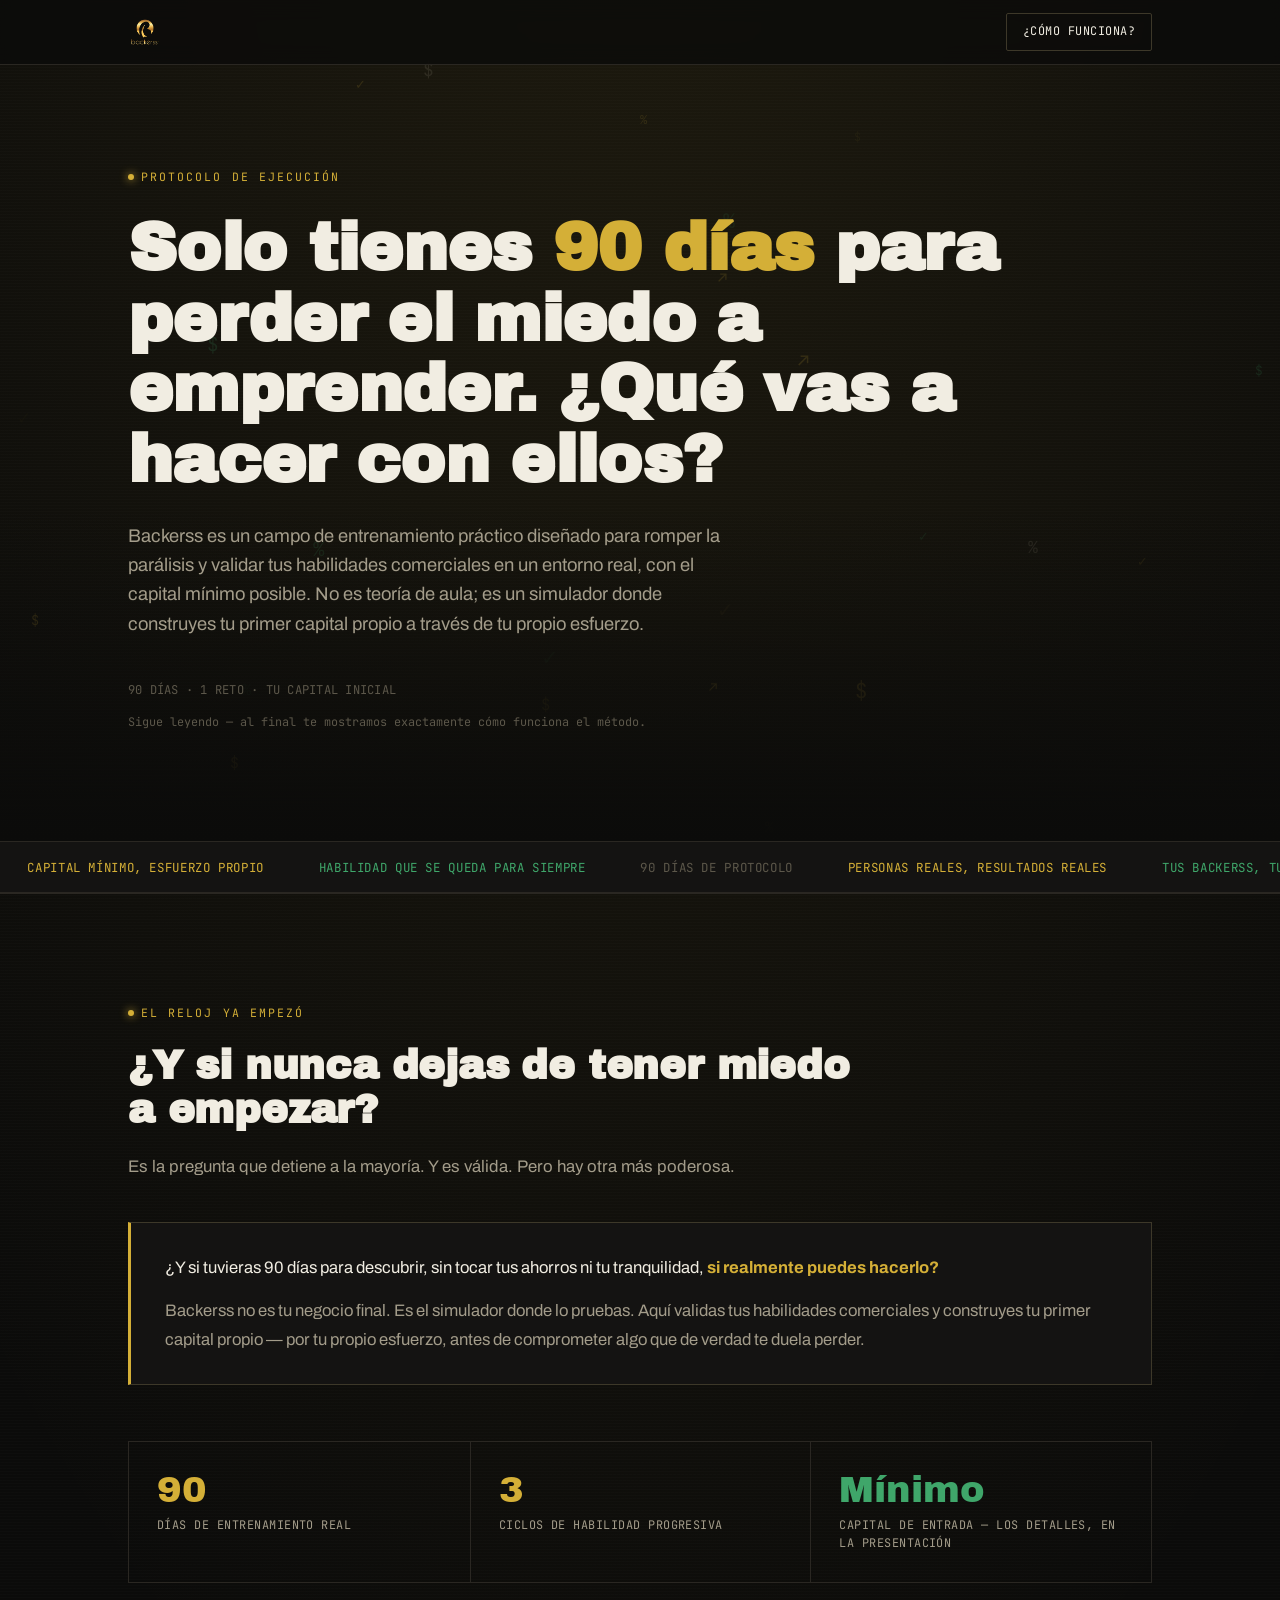
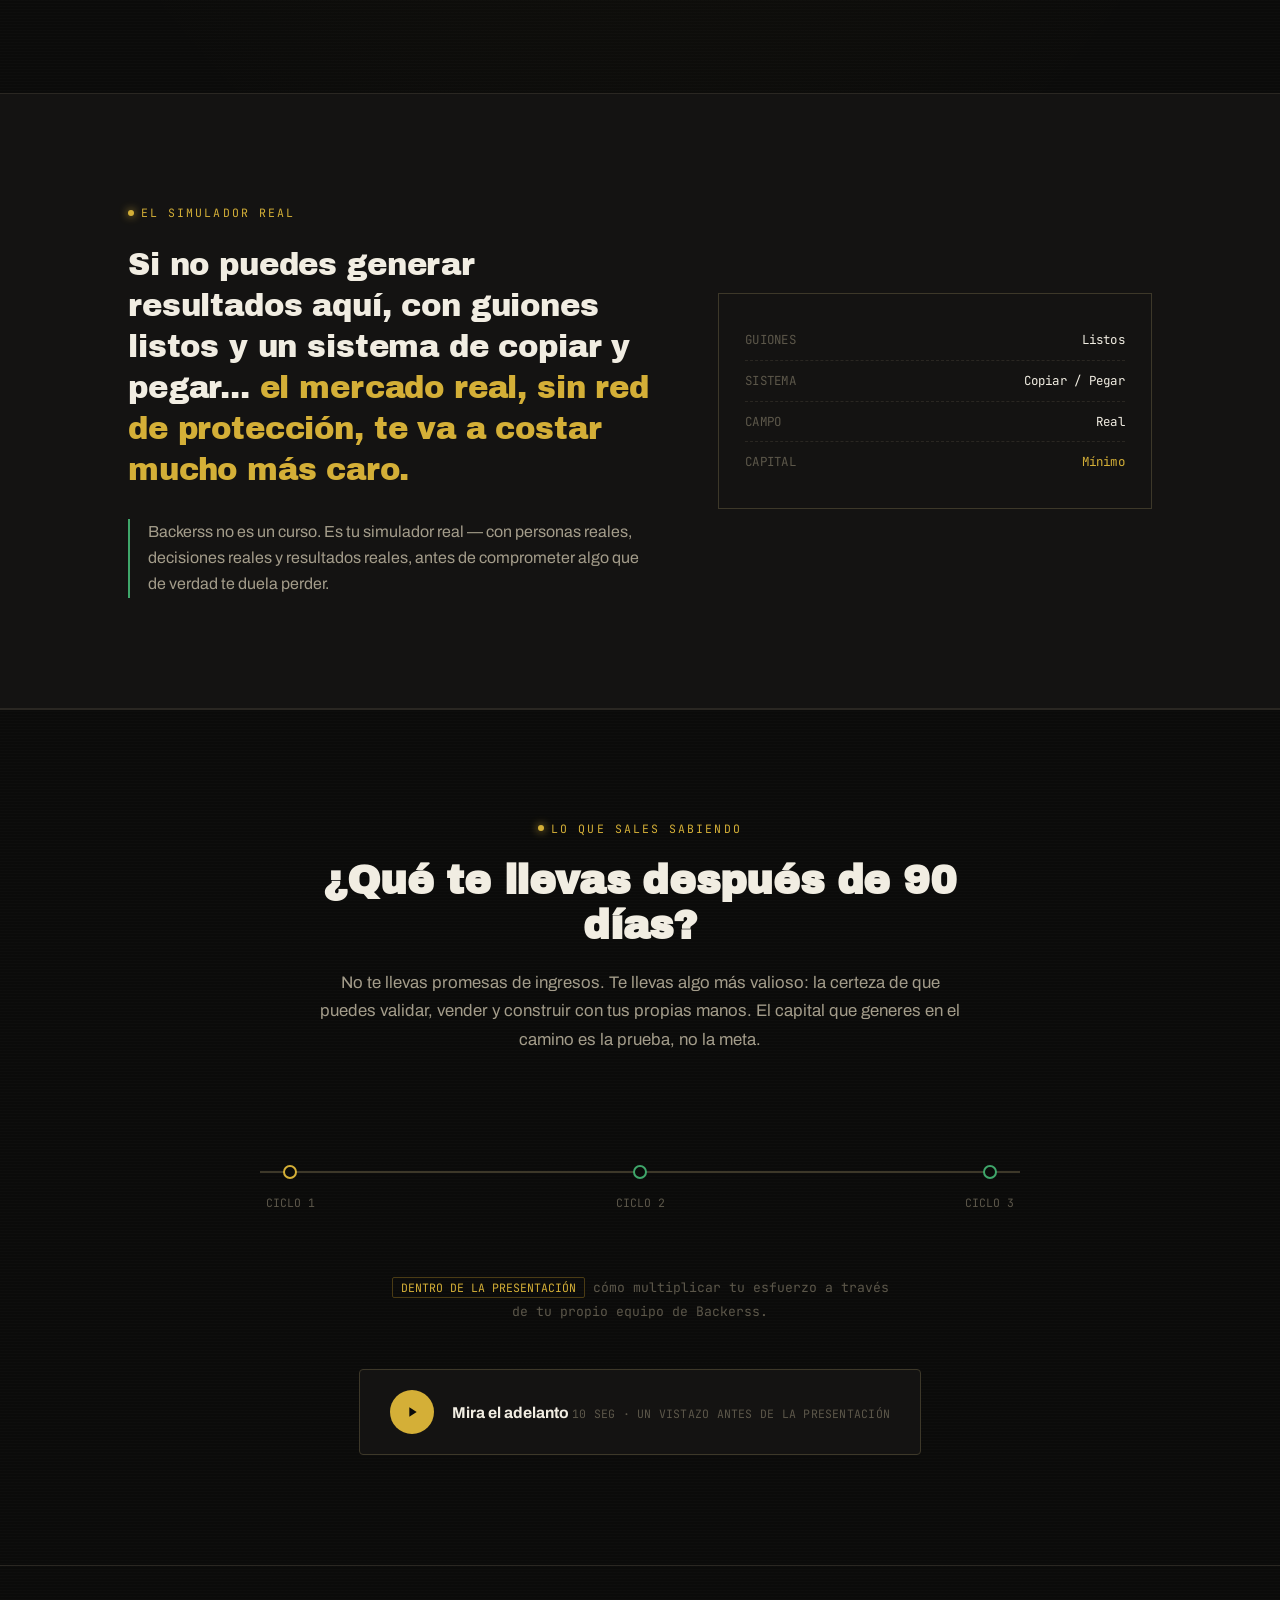
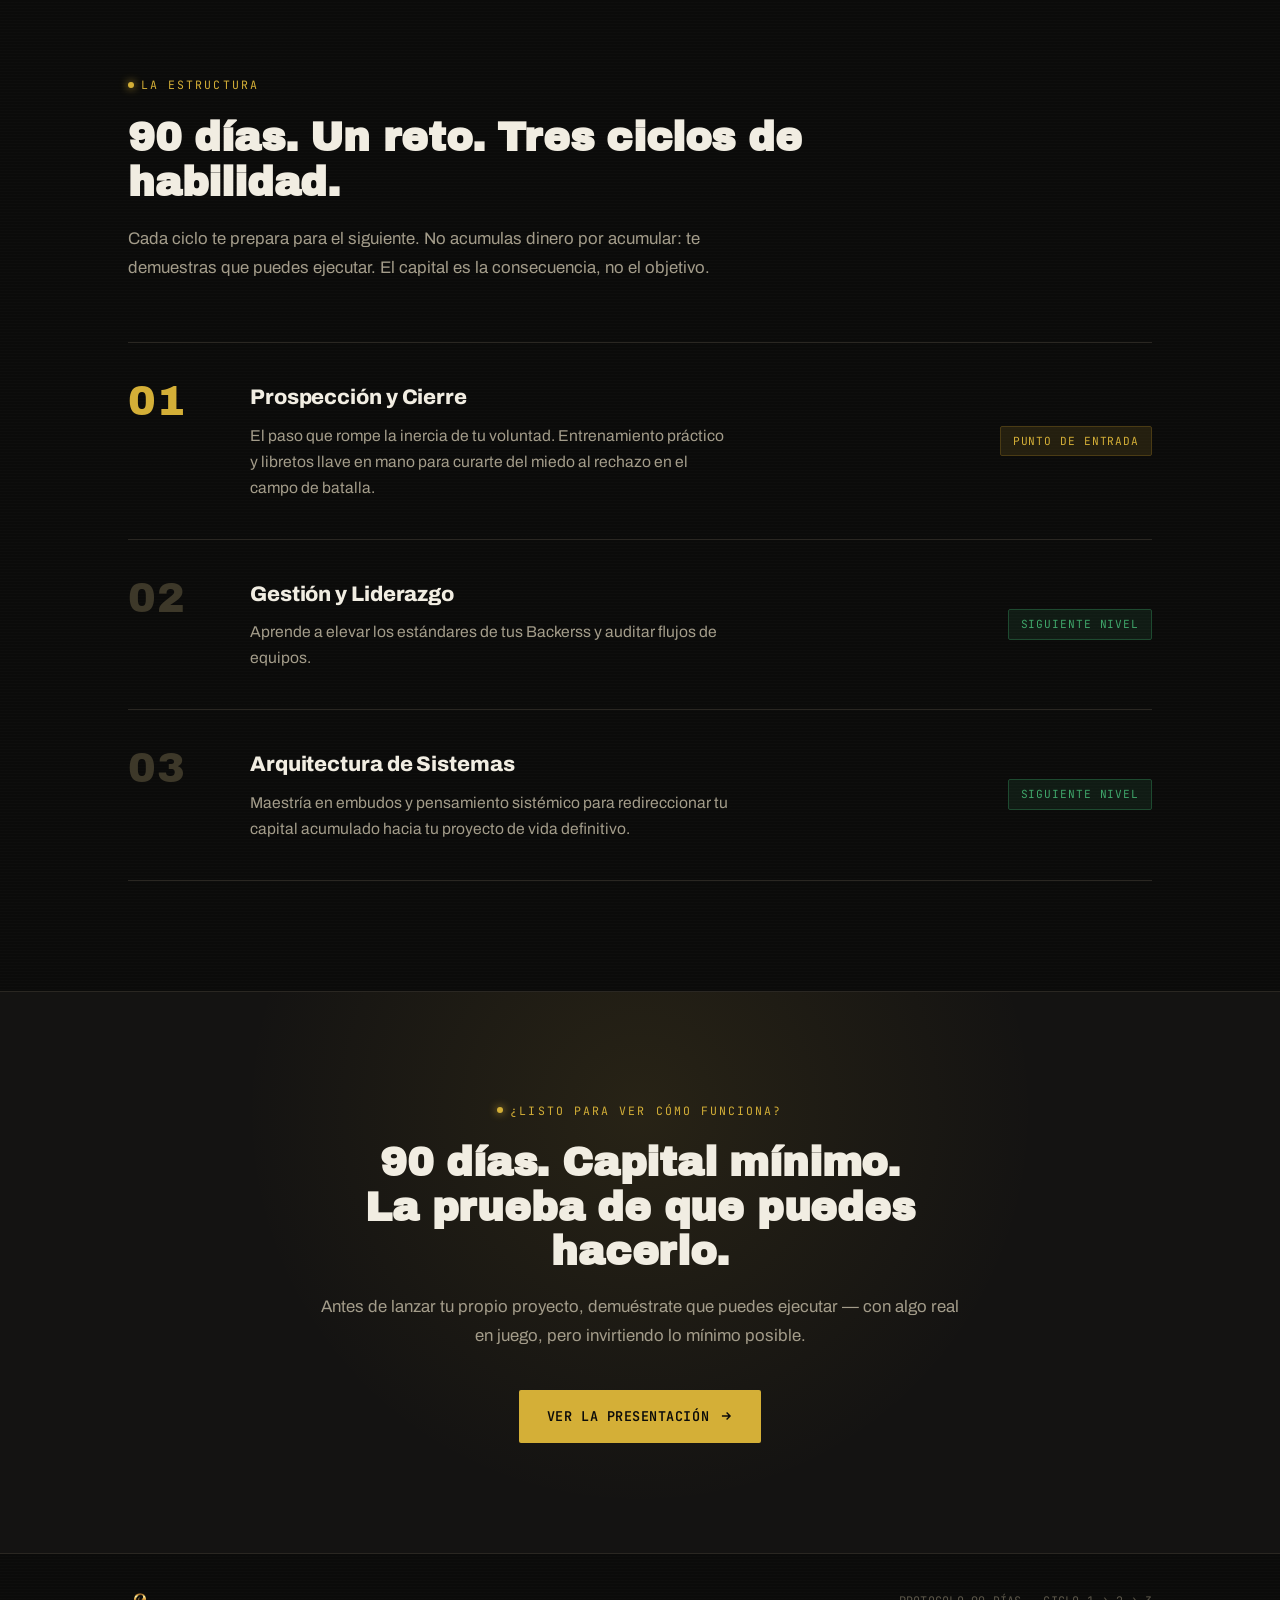
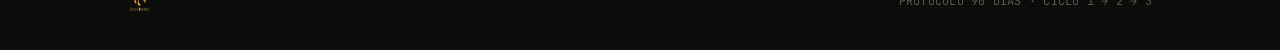
<file: index.html>
<!DOCTYPE html>
<html lang="es">
<head>
<meta charset="UTF-8">
<meta name="viewport" content="width=device-width, initial-scale=1.0">
<title>Backerss — Protocolo de Ejecución</title>
<link rel="icon" type="image/png" href="favicon.png.png">
<link rel="preconnect" href="https://fonts.googleapis.com">
<link rel="preconnect" href="https://fonts.gstatic.com" crossorigin>
<link href="https://fonts.googleapis.com/css2?family=Archivo+Black&family=Archivo:wght@400;500;600;700;800&family=JetBrains+Mono:wght@400;500;600&display=swap" rel="stylesheet">
<style>
  :root {
    --bg: #0B0B0A;
    --bg-raised: #141312;
    --ink: #F1EDE2;
    --ink-dim: #A39C8A;
    --ink-faint: #5C574A;
    --gold: #D4AF37;
    --gold-bright: #F0CC5B;
    --gold-dim: #4A3B14;
    --green: #3FA66A;
    --green-dim: #1E4A30;
    --line: #2A2722;
    --line-bright: #3D3829;
  }

  * { margin: 0; padding: 0; box-sizing: border-box; }

  html { scroll-behavior: smooth; }

  body {
    background: var(--bg);
    background-image:
      radial-gradient(ellipse 80% 50% at 50% -10%, rgba(212,175,55,0.10), transparent),
      repeating-linear-gradient(0deg, rgba(255,255,255,0.012) 0px, rgba(255,255,255,0.012) 1px, transparent 1px, transparent 3px);
    color: var(--ink);
    font-family: 'Archivo', sans-serif;
    line-height: 1.5;
    overflow-x: hidden;
  }

  .mono { font-family: 'JetBrains Mono', monospace; letter-spacing: 0.02em; }

  .eyebrow {
    font-family: 'JetBrains Mono', monospace;
    font-size: 0.72rem;
    letter-spacing: 0.18em;
    text-transform: uppercase;
    color: var(--gold);
    display: flex;
    align-items: center;
    gap: 0.6em;
  }
  .eyebrow::before {
    content: '';
    width: 6px; height: 6px;
    background: var(--gold);
    border-radius: 50%;
    box-shadow: 0 0 8px var(--gold);
    animation: pulse-dot 2s ease-in-out infinite;
  }
  @keyframes pulse-dot { 0%, 100% { opacity: 1; } 50% { opacity: 0.35; } }

  a { color: inherit; text-decoration: none; }

  .wrap { max-width: 1080px; margin: 0 auto; padding: 0 28px; }

  /* ---------- NAV ---------- */
  nav {
    position: fixed; top: 0; left: 0; right: 0; z-index: 50;
    background: rgba(11,11,10,0.82);
    backdrop-filter: blur(10px);
    border-bottom: 1px solid var(--line);
  }
  nav .wrap { display: flex; align-items: center; justify-content: space-between; height: 64px; }
  .logo { font-family: 'Archivo Black', sans-serif; font-size: 1.05rem; letter-spacing: -0.01em; color: var(--gold); }
  .logo img { height: 34px; display: block; }
  .logo .s { color: var(--ink); }
  .nav-cta {
    font-family: 'JetBrains Mono', monospace;
    font-size: 0.74rem; letter-spacing: 0.04em; text-transform: uppercase;
    border: 1px solid var(--line-bright);
    padding: 9px 16px; border-radius: 2px;
    transition: all 0.2s ease;
  }
  .nav-cta:hover { border-color: var(--gold); color: var(--gold); }

  /* ---------- HERO ---------- */
  .hero { padding: 168px 0 110px; position: relative; overflow: hidden; }

  #financeCanvas {
    position: absolute; top: 0; left: 0; width: 100%; height: 100%;
    z-index: 0; pointer-events: none; opacity: 0.55;
  }
  .hero .wrap { position: relative; z-index: 1; }
  .hero::after {
    content: ''; position: absolute; inset: 0; z-index: 0;
    background: linear-gradient(180deg, transparent 0%, transparent 60%, var(--bg) 100%);
    pointer-events: none;
  }

  .hero-tag { margin-bottom: 28px; }

  h1 {
    font-family: 'Archivo Black', sans-serif;
    font-size: clamp(2.4rem, 6vw, 4.2rem);
    line-height: 1.05;
    letter-spacing: -0.01em;
    max-width: 920px;
    color: var(--ink);
  }
  h1 .accent { color: var(--gold); }

  .hero-sub {
    margin-top: 26px;
    font-size: 1.15rem;
    color: var(--ink-dim);
    max-width: 600px;
    line-height: 1.6;
  }

  .hero-actions {
    margin-top: 42px;
    display: flex; align-items: center; gap: 24px; flex-wrap: wrap;
  }

  .btn-primary {
    font-family: 'JetBrains Mono', monospace;
    font-size: 0.84rem; letter-spacing: 0.04em; text-transform: uppercase;
    background: var(--gold);
    color: #0B0B0A;
    font-weight: 600;
    padding: 16px 28px;
    border-radius: 2px;
    display: inline-flex; align-items: center; gap: 10px;
    transition: all 0.2s ease;
  }
  .btn-primary:hover { transform: translateY(-1px); box-shadow: 0 6px 20px rgba(212,175,55,0.25); }
  .btn-primary svg { width: 14px; height: 14px; transition: transform 0.2s ease; }
  .btn-primary:hover svg { transform: translateX(3px); }

  .btn-secondary {
    font-family: 'JetBrains Mono', monospace;
    font-size: 0.78rem; letter-spacing: 0.04em; text-transform: uppercase;
    color: var(--ink-dim);
    border-bottom: 1px solid var(--line-bright);
    padding-bottom: 3px;
    transition: all 0.2s ease;
  }
  .btn-secondary:hover { color: var(--gold); border-color: var(--gold); }

  .hero-meta { font-family: 'JetBrains Mono', monospace; font-size: 0.76rem; color: var(--ink-faint); letter-spacing: 0.02em; }
  .hero-video-note { margin-top: 14px; font-family: 'JetBrains Mono', monospace; font-size: 0.74rem; color: var(--ink-faint); }

  /* ---------- TICKER ---------- */
  .ticker-band {
    border-top: 1px solid var(--line);
    border-bottom: 1px solid var(--line);
    background: var(--bg-raised);
    overflow: hidden; white-space: nowrap; padding: 13px 0;
  }
  .ticker-track { display: inline-flex; animation: ticker 32s linear infinite; }
  .ticker-track span {
    font-family: 'JetBrains Mono', monospace;
    font-size: 0.78rem; color: var(--ink-faint);
    letter-spacing: 0.05em; padding: 0 2.2em; text-transform: uppercase;
  }
  .ticker-track span.gold-mk { color: var(--gold); }
  .ticker-track span.green-mk { color: var(--green); }
  @keyframes ticker { from { transform: translateX(0); } to { transform: translateX(-50%); } }

  /* ---------- SECTION SHARED ---------- */
  section { padding: 110px 0; }
  .section-line { border-top: 1px solid var(--line); }
  .eyebrow-block { margin-bottom: 22px; }

  h2 {
    font-family: 'Archivo Black', sans-serif;
    font-size: clamp(1.7rem, 3.4vw, 2.5rem);
    line-height: 1.12;
    max-width: 760px;
    letter-spacing: -0.005em;
    color: var(--ink);
  }

  .lede { margin-top: 20px; font-size: 1.05rem; color: var(--ink-dim); max-width: 640px; line-height: 1.7; }

  /* ---------- RIESGO BAJO (stat strip) ---------- */
  .risk-strip {
    margin-top: 56px;
    display: grid;
    grid-template-columns: repeat(3, 1fr);
    border: 1px solid var(--line);
  }
  .risk-cell {
    padding: 30px 28px;
    border-left: 1px solid var(--line);
  }
  .risk-cell:first-child { border-left: none; }
  .risk-num {
    font-family: 'Archivo Black', sans-serif;
    font-size: 2.3rem;
    color: var(--gold);
    line-height: 1;
  }
  .risk-num.green { color: var(--green); }
  .risk-label {
    margin-top: 8px;
    font-family: 'JetBrains Mono', monospace;
    font-size: 0.74rem;
    color: var(--ink-dim);
    text-transform: uppercase;
    letter-spacing: 0.04em;
    line-height: 1.5;
  }

  /* ---------- MIEDO REAL ---------- */
  .fear-block {
    margin-top: 40px;
    padding: 30px 34px;
    border: 1px solid var(--line-bright);
    background: var(--bg-raised);
    border-left: 3px solid var(--gold);
  }
  .fear-block p { font-size: 1.04rem; color: var(--ink); line-height: 1.75; }
  .fear-block p + p { margin-top: 14px; color: var(--ink-dim); }
  .fear-block strong { color: var(--gold); }

  /* ---------- BAÑO DE REALIDAD ---------- */
  .reality {
    background: var(--bg-raised);
    border-top: 1px solid var(--line);
    border-bottom: 1px solid var(--line);
    position: relative;
  }
  .reality-inner { display: grid; grid-template-columns: 1.1fr 0.9fr; gap: 60px; align-items: center; }
  .reality blockquote {
    font-family: 'Archivo Black', sans-serif;
    font-size: clamp(1.4rem, 2.4vw, 1.95rem);
    line-height: 1.34;
    letter-spacing: -0.005em;
    color: var(--ink);
  }
  .reality blockquote .gold-q { color: var(--gold); }
  .reality-cap {
    margin-top: 28px; font-size: 1rem; color: var(--ink-dim); line-height: 1.65;
    border-left: 2px solid var(--green); padding-left: 18px;
  }
  .reality-side {
    font-family: 'JetBrains Mono', monospace; font-size: 0.78rem; color: var(--ink-faint);
    border: 1px solid var(--line-bright); padding: 26px; line-height: 1.9;
  }
  .reality-side .row { display: flex; justify-content: space-between; padding: 8px 0; border-bottom: 1px dashed var(--line); }
  .reality-side .row:last-child { border-bottom: none; }
  .reality-side .row span:last-child { color: var(--ink); }
  .reality-side .row.flag span:last-child { color: var(--gold); }

  /* ---------- CURIOSITY HOOK ---------- */
  .hook { text-align: center; }
  .hook h2 { margin: 0 auto; max-width: 720px; }
  .hook .lede { margin: 20px auto 0; text-align: center; }

  .flow-visual { margin: 70px auto 0; max-width: 760px; position: relative; height: 96px; }
  .flow-track { position: absolute; top: 50%; left: 0; right: 0; height: 2px; background: var(--line-bright); transform: translateY(-50%); }
  .flow-fill {
    position: absolute; top: 50%; left: 0; height: 2px;
    background: linear-gradient(90deg, var(--gold), var(--green));
    transform: translateY(-50%); width: 0%;
    animation: fill-flow 3.4s ease-in-out infinite;
  }
  @keyframes fill-flow { 0% { width: 0%; } 35% { width: 100%; } 65% { width: 100%; } 100% { width: 0%; } }
  .flow-node {
    position: absolute; top: 50%; transform: translate(-50%, -50%);
    width: 14px; height: 14px; border-radius: 50%;
    background: var(--bg); border: 2px solid var(--line-bright); z-index: 2;
  }
  .flow-node.n1 { left: 4%; border-color: var(--gold); }
  .flow-node.n2 { left: 50%; border-color: var(--green); }
  .flow-node.n3 { left: 96%; border-color: var(--green); }
  .flow-label {
    position: absolute; top: calc(50% + 22px); transform: translateX(-50%);
    font-family: 'JetBrains Mono', monospace; font-size: 0.72rem; color: var(--ink-faint); white-space: nowrap;
  }
  .flow-label.l1 { left: 4%; } .flow-label.l2 { left: 50%; } .flow-label.l3 { left: 96%; }

  .hook-note {
    margin-top: 56px; font-family: 'JetBrains Mono', monospace; font-size: 0.82rem; color: var(--ink-faint);
    max-width: 520px; margin-left: auto; margin-right: auto; line-height: 1.8;
  }
  .hook-note .reveal-tag {
    color: var(--gold); border: 1px solid var(--gold-dim); padding: 2px 8px; border-radius: 2px;
    font-size: 0.72rem; margin-right: 8px;
  }

  /* ---------- VIDEO CTA BLOCK ---------- */
  .video-cta {
    margin-top: 46px;
    text-align: center;
  }
  .video-cta-card {
    display: inline-flex;
    align-items: center;
    gap: 18px;
    padding: 20px 30px;
    border: 1px solid var(--line-bright);
    background: var(--bg-raised);
    border-radius: 4px;
    color: var(--ink);
    font-family: 'Archivo', sans-serif;
    transition: border-color 0.2s ease;
  }
  .video-cta-card:hover { border-color: var(--gold); }
  .video-cta-icon {
    width: 44px; height: 44px;
    border-radius: 50%;
    background: var(--gold);
    display: flex; align-items: center; justify-content: center;
    flex-shrink: 0;
  }
  .video-cta-icon svg { width: 16px; height: 16px; }
  .video-cta-text { text-align: left; }
  .video-cta-text .vt-title { font-weight: 700; color: var(--ink); font-size: 0.98rem; }
  .video-cta-text .vt-sub { font-family: 'JetBrains Mono', monospace; font-size: 0.72rem; color: var(--ink-faint); margin-top: 2px; }

  /* ---------- CICLOS ---------- */
  .ciclos-head { text-align: left; }
  .ciclos { margin-top: 60px; display: flex; flex-direction: column; }
  .ciclo {
    display: grid; grid-template-columns: 90px 1fr auto; gap: 32px; align-items: start;
    padding: 38px 0; border-top: 1px solid var(--line); position: relative;
  }
  .ciclo:last-child { border-bottom: 1px solid var(--line); }
  .ciclo-num { font-family: 'Archivo Black', sans-serif; font-size: 2.6rem; color: var(--line-bright); line-height: 1; }
  .ciclo.is-active .ciclo-num { color: var(--gold); }
  .ciclo-body h3 { font-family: 'Archivo', sans-serif; font-weight: 800; font-size: 1.32rem; letter-spacing: -0.005em; color: var(--ink); }
  .ciclo-body p { margin-top: 10px; color: var(--ink-dim); font-size: 0.98rem; line-height: 1.65; max-width: 480px; }
  .ciclo-status { text-align: right; align-self: center; }
  .status-pill {
    font-family: 'JetBrains Mono', monospace; font-size: 0.7rem; letter-spacing: 0.08em; text-transform: uppercase;
    padding: 6px 12px; border-radius: 2px; white-space: nowrap; display: inline-block;
  }
  .status-pill.entry { background: rgba(212,175,55,0.12); color: var(--gold); border: 1px solid var(--gold-dim); }
  .status-pill.locked { background: rgba(63,166,106,0.10); color: var(--green); border: 1px solid var(--green-dim); }

  /* ---------- FINAL CTA ---------- */
  .final-cta {
    text-align: center;
    background: var(--bg-raised);
    border-top: 1px solid var(--line);
    position: relative;
    overflow: hidden;
  }
  .final-cta::before {
    content: '';
    position: absolute; top: -50%; left: 50%;
    width: 800px; height: 800px;
    background: radial-gradient(circle, rgba(212,175,55,0.10), transparent 70%);
    transform: translateX(-50%);
    pointer-events: none;
  }
  .final-cta .wrap { position: relative; z-index: 1; }
  .final-cta h2 { margin: 0 auto; max-width: 640px; }
  .final-cta .lede { margin: 18px auto 0; text-align: center; }
  .final-cta .hero-actions { justify-content: center; margin-top: 40px; }

  /* ---------- FOOTER ---------- */
  footer { padding: 36px 0; border-top: 1px solid var(--line); }
  footer .wrap { display: flex; justify-content: space-between; align-items: center; flex-wrap: wrap; gap: 12px; }
  footer .mono { font-size: 0.74rem; color: var(--ink-faint); }

  /* ---------- RESPONSIVE ---------- */
  @media (max-width: 760px) {
    .risk-strip { grid-template-columns: 1fr; }
    .risk-cell { border-left: none; border-top: 1px solid var(--line); }
    .risk-cell:first-child { border-top: none; }
    .reality-inner { grid-template-columns: 1fr; gap: 40px; }
    .ciclo { grid-template-columns: 56px 1fr; }
    .ciclo-status { grid-column: 1 / -1; text-align: left; margin-top: 4px; }
    .ciclo-num { font-size: 1.9rem; }
    section { padding: 76px 0; }
    .hero { padding: 130px 0 70px; }
    .flow-visual { display: none; }
    .video-cta-card { flex-direction: column; text-align: center; }
    .video-cta-text { text-align: center; }
  }

  @media (prefers-reduced-motion: reduce) {
    .ticker-track, .flow-fill, .eyebrow::before { animation: none !important; }
    .flow-fill { width: 60%; }
  }

  :focus-visible { outline: 2px solid var(--gold); outline-offset: 3px; }

  /* ---------- TRAILER MODAL (9:16 vertical) ---------- */
  .trailer-modal-overlay {
    position: fixed;
    inset: 0;
    background: rgba(5,5,4,0.88);
    backdrop-filter: blur(4px);
    z-index: 200;
    display: flex;
    align-items: center;
    justify-content: center;
    padding: 24px;
    opacity: 0;
    pointer-events: none;
    transition: opacity 0.25s ease;
  }
  .trailer-modal-overlay.is-open { opacity: 1; pointer-events: auto; }

  .trailer-modal {
    width: 100%;
    max-width: 360px;
    background: var(--bg-raised);
    border: 1px solid var(--gold-dim);
    border-radius: 10px;
    overflow: hidden;
    transform: scale(0.96) translateY(10px);
    transition: transform 0.25s ease;
    box-shadow: 0 40px 100px -20px rgba(0,0,0,0.7);
  }
  .trailer-modal-overlay.is-open .trailer-modal { transform: scale(1) translateY(0); }

  .trailer-modal-head {
    display: flex;
    align-items: center;
    justify-content: space-between;
    padding: 14px 16px;
    border-bottom: 1px solid var(--line);
  }
  .tm-title {
    font-family: 'JetBrains Mono', monospace;
    font-size: 0.7rem;
    color: var(--gold);
    text-transform: uppercase;
    letter-spacing: 0.08em;
    display: flex;
    align-items: center;
    gap: 8px;
  }
  .tm-title::before {
    content: '';
    width: 6px; height: 6px;
    border-radius: 50%;
    background: var(--gold);
    box-shadow: 0 0 8px var(--gold);
  }
  .tm-close {
    width: 28px; height: 28px;
    border-radius: 50%;
    background: var(--bg-card);
    border: 1px solid var(--line-bright);
    display: flex; align-items: center; justify-content: center;
    color: var(--ink-dim);
    transition: all 0.2s ease;
  }
  .tm-close:hover { border-color: var(--gold); color: var(--gold); }
  .tm-close svg { width: 12px; height: 12px; }

  .trailer-modal-body {
    position: relative;
    width: 100%;
    aspect-ratio: 9 / 16;
    background: #000;
  }
  .trailer-modal-body iframe {
    position: absolute;
    top: 0; left: 0;
    width: 100%; height: 100%;
    border: 0;
  }

  .tm-placeholder {
    position: absolute;
    inset: 0;
    display: flex;
    flex-direction: column;
    align-items: center;
    justify-content: center;
    gap: 16px;
    background: radial-gradient(ellipse 70% 50% at 50% 40%, rgba(212,175,55,0.10), transparent), var(--bg-card);
  }
  .tm-play {
    width: 58px; height: 58px;
    border-radius: 50%;
    background: var(--gold);
    display: flex; align-items: center; justify-content: center;
  }
  .tm-play svg { width: 20px; height: 20px; margin-left: 2px; }
  .tm-ph-label { font-family: 'JetBrains Mono', monospace; font-size: 0.7rem; color: var(--ink-dim); text-align: center; padding: 0 20px; }
  .tm-ph-label .dur { color: var(--gold); }

  .trailer-modal-foot {
    padding: 12px 16px;
    font-family: 'JetBrains Mono', monospace;
    font-size: 0.66rem;
    color: var(--ink-faint);
    border-top: 1px solid var(--line);
    text-align: center;
  }

  @media (max-width: 420px) {
    .trailer-modal { max-width: 92vw; }
  }
</style>
</head>
<body>

<nav>
  <div class="wrap">
    <div class="logo"><img src="logo-backerss.png.png" alt="Backerss"></div>
    <a href="presentacion.html" class="nav-cta">¿Cómo funciona?</a>
  </div>
</nav>

<header class="hero">
  <canvas id="financeCanvas" aria-hidden="true"></canvas>
  <div class="wrap">
    <div class="eyebrow hero-tag">Protocolo de Ejecución</div>
    <h1>Solo tienes <span class="accent">90 días</span> para perder el miedo a emprender. ¿Qué vas a hacer con ellos?</h1>
    <p class="hero-sub">Backerss es un campo de entrenamiento práctico diseñado para romper la parálisis y validar tus habilidades comerciales en un entorno real, con el capital mínimo posible. No es teoría de aula; es un simulador donde construyes tu primer capital propio a través de tu propio esfuerzo.</p>
    <div class="hero-actions">
      <span class="hero-meta mono">90 DÍAS · 1 RETO · TU CAPITAL INICIAL</span>
    </div>
    <p class="hero-video-note">Sigue leyendo — al final te mostramos exactamente cómo funciona el método.</p>
  </div>
</header>

<div class="ticker-band">
  <div class="ticker-track">
    <span class="gold-mk">CAPITAL MÍNIMO, ESFUERZO PROPIO</span>
    <span class="green-mk">HABILIDAD QUE SE QUEDA PARA SIEMPRE</span>
    <span>90 DÍAS DE PROTOCOLO</span>
    <span class="gold-mk">PERSONAS REALES, RESULTADOS REALES</span>
    <span class="green-mk">TUS BACKERSS, TU RESPALDO</span>
    <span>3 CICLOS DE ENTRENAMIENTO</span>
    <span class="gold-mk">CAPITAL MÍNIMO, ESFUERZO PROPIO</span>
    <span class="green-mk">HABILIDAD QUE SE QUEDA PARA SIEMPRE</span>
    <span>90 DÍAS DE PROTOCOLO</span>
    <span class="gold-mk">PERSONAS REALES, RESULTADOS REALES</span>
    <span class="green-mk">TUS BACKERSS, TU RESPALDO</span>
    <span>3 CICLOS DE ENTRENAMIENTO</span>
  </div>
</div>

<section class="section-line">
  <div class="wrap">
    <div class="eyebrow eyebrow-block">El reloj ya empezó</div>
    <h2>¿Y si nunca dejas de tener miedo a empezar?</h2>
    <p class="lede">Es la pregunta que detiene a la mayoría. Y es válida. Pero hay otra más poderosa.</p>

    <div class="fear-block">
      <p>¿Y si tuvieras 90 días para descubrir, sin tocar tus ahorros ni tu tranquilidad, <strong>si realmente puedes hacerlo?</strong></p>
      <p>Backerss no es tu negocio final. Es el simulador donde lo pruebas. Aquí validas tus habilidades comerciales y construyes tu primer capital propio — por tu propio esfuerzo, antes de comprometer algo que de verdad te duela perder.</p>
    </div>

    <div class="risk-strip">
      <div class="risk-cell">
        <div class="risk-num">90</div>
        <div class="risk-label">Días de entrenamiento real</div>
      </div>
      <div class="risk-cell">
        <div class="risk-num">3</div>
        <div class="risk-label">Ciclos de habilidad progresiva</div>
      </div>
      <div class="risk-cell">
        <div class="risk-num green">Mínimo</div>
        <div class="risk-label">Capital de entrada — los detalles, en la presentación</div>
      </div>
    </div>
  </div>
</section>

<section class="reality">
  <div class="wrap reality-inner">
    <div>
      <div class="eyebrow eyebrow-block">El simulador real</div>
      <blockquote>Si no puedes generar resultados aquí, con guiones listos y un sistema de copiar y pegar... <span class="gold-q">el mercado real, sin red de protección, te va a costar mucho más caro.</span></blockquote>
      <p class="reality-cap">Backerss no es un curso. Es tu simulador real — con personas reales, decisiones reales y resultados reales, antes de comprometer algo que de verdad te duela perder.</p>
    </div>
    <div class="reality-side mono">
      <div class="row"><span>GUIONES</span><span>Listos</span></div>
      <div class="row"><span>SISTEMA</span><span>Copiar / Pegar</span></div>
      <div class="row"><span>CAMPO</span><span>Real</span></div>
      <div class="row flag"><span>CAPITAL</span><span>Mínimo</span></div>
    </div>
  </div>
</section>

<section class="section-line hook">
  <div class="wrap">
    <div class="eyebrow eyebrow-block" style="justify-content:center;">Lo que sales sabiendo</div>
    <h2>¿Qué te llevas después de 90 días?</h2>
    <p class="lede">No te llevas promesas de ingresos. Te llevas algo más valioso: la certeza de que puedes validar, vender y construir con tus propias manos. El capital que generes en el camino es la prueba, no la meta.</p>

    <div class="flow-visual" aria-hidden="true">
      <div class="flow-track"></div>
      <div class="flow-fill"></div>
      <div class="flow-node n1"></div>
      <div class="flow-node n2"></div>
      <div class="flow-node n3"></div>
      <div class="flow-label l1">CICLO 1</div>
      <div class="flow-label l2">CICLO 2</div>
      <div class="flow-label l3">CICLO 3</div>
    </div>

    <p class="hook-note"><span class="reveal-tag">DENTRO DE LA PRESENTACIÓN</span>cómo multiplicar tu esfuerzo a través de tu propio equipo de Backerss.</p>

    <div class="video-cta">
      <button type="button" class="video-cta-card" id="openTrailerModal">
        <span class="video-cta-icon">
          <svg viewBox="0 0 24 24" fill="#0B0B0A"><path d="M8 5v14l11-7z"/></svg>
        </span>
        <span class="video-cta-text">
          <span class="vt-title">Mira el adelanto</span>
          <span class="vt-sub mono">10 SEG · UN VISTAZO ANTES DE LA PRESENTACIÓN</span>
        </span>
      </button>
    </div>
  </div>
</section>

<section id="ciclos" class="section-line">
  <div class="wrap">
    <div class="eyebrow eyebrow-block">La estructura</div>
    <h2 class="ciclos-head">90 días. Un reto. Tres ciclos de habilidad.</h2>
    <p class="lede">Cada ciclo te prepara para el siguiente. No acumulas dinero por acumular: te demuestras que puedes ejecutar. El capital es la consecuencia, no el objetivo.</p>

    <div class="ciclos">
      <div class="ciclo is-active">
        <div class="ciclo-num mono">01</div>
        <div class="ciclo-body">
          <h3>Prospección y Cierre</h3>
          <p>El paso que rompe la inercia de tu voluntad. Entrenamiento práctico y libretos llave en mano para curarte del miedo al rechazo en el campo de batalla.</p>
        </div>
        <div class="ciclo-status">
          <span class="status-pill entry">Punto de entrada</span>
        </div>
      </div>

      <div class="ciclo">
        <div class="ciclo-num mono">02</div>
        <div class="ciclo-body">
          <h3>Gestión y Liderazgo</h3>
          <p>Aprende a elevar los estándares de tus Backerss y auditar flujos de equipos.</p>
        </div>
        <div class="ciclo-status">
          <span class="status-pill locked">Siguiente nivel</span>
        </div>
      </div>

      <div class="ciclo">
        <div class="ciclo-num mono">03</div>
        <div class="ciclo-body">
          <h3>Arquitectura de Sistemas</h3>
          <p>Maestría en embudos y pensamiento sistémico para redireccionar tu capital acumulado hacia tu proyecto de vida definitivo.</p>
        </div>
        <div class="ciclo-status">
          <span class="status-pill locked">Siguiente nivel</span>
        </div>
      </div>
    </div>
  </div>
</section>

<section class="final-cta">
  <div class="wrap">
    <div class="eyebrow eyebrow-block" style="justify-content:center;">¿Listo para ver cómo funciona?</div>
    <h2>90 días. Capital mínimo.<br>La prueba de que puedes hacerlo.</h2>
    <p class="lede">Antes de lanzar tu propio proyecto, demuéstrate que puedes ejecutar — con algo real en juego, pero invirtiendo lo mínimo posible.</p>
    <div class="hero-actions">
      <a href="presentacion.html" class="btn-primary">
        Ver la presentación
        <svg viewBox="0 0 24 24" fill="none" stroke="currentColor" stroke-width="2.4"><path d="M5 12h14M13 6l6 6-6 6"/></svg>
      </a>
    </div>
  </div>
</section>

<footer>
  <div class="wrap">
    <span class="logo" style="display:inline-flex;"><img src="logo-backerss.png.png" alt="Backerss" style="height:24px;"></span>
    <span class="mono">PROTOCOLO 90 DÍAS · CICLO 1 → 2 → 3</span>
  </div>
</footer>

<script>
(function () {
  var canvas = document.getElementById('financeCanvas');
  if (!canvas) return;
  var ctx = canvas.getContext('2d');
  var reduceMotion = window.matchMedia('(prefers-reduced-motion: reduce)').matches;

  var symbols = ['$', '↗', '✓', '%'];
  var colors = [
    'rgba(212,175,55,', // gold
    'rgba(63,166,106,', // green
    'rgba(163,156,138,' // dim ink, neutral
  ];

  var particles = [];
  var hero, w, h, dpr;

  function resize() {
    hero = canvas.parentElement;
    w = hero.offsetWidth;
    h = hero.offsetHeight;
    dpr = Math.min(window.devicePixelRatio || 1, 2);
    canvas.width = w * dpr;
    canvas.height = h * dpr;
    canvas.style.width = w + 'px';
    canvas.style.height = h + 'px';
    ctx.setTransform(dpr, 0, 0, dpr, 0, 0);
    seed();
  }

  function rand(min, max) { return Math.random() * (max - min) + min; }

  function seed() {
    var count = w < 640 ? 14 : 26;
    particles = [];
    for (var i = 0; i < count; i++) {
      particles.push(makeParticle(true));
    }
  }

  function makeParticle(initial) {
    var colorIdx = Math.random() < 0.5 ? 0 : (Math.random() < 0.75 ? 1 : 2);
    return {
      x: rand(0, w),
      y: initial ? rand(0, h) : h + rand(10, 60),
      size: rand(11, 22),
      speed: rand(6, 16) / 100,
      drift: rand(-0.12, 0.12),
      symbol: symbols[Math.floor(rand(0, symbols.length))],
      color: colors[colorIdx],
      alphaBase: rand(0.12, 0.34),
      phase: rand(0, Math.PI * 2),
      flicker: rand(0.002, 0.006)
    };
  }

  var t = 0;
  function tick() {
    t += 1;
    ctx.clearRect(0, 0, w, h);
    for (var i = 0; i < particles.length; i++) {
      var p = particles[i];
      p.y -= p.speed;
      p.x += p.drift;
      var alpha = p.alphaBase + Math.sin(t * p.flicker + p.phase) * 0.08;
      if (alpha < 0) alpha = 0;
      ctx.font = (p.size) + 'px JetBrains Mono, monospace';
      ctx.fillStyle = p.color + alpha.toFixed(3) + ')';
      ctx.fillText(p.symbol, p.x, p.y);

      if (p.y < -30) {
        particles[i] = makeParticle(false);
        particles[i].x = rand(0, w);
      }
    }
    if (!reduceMotion) {
      requestAnimationFrame(tick);
    }
  }

  window.addEventListener('resize', resize);
  resize();

  if (reduceMotion) {
    tick();
  } else {
    requestAnimationFrame(tick);
  }
})();
</script>

<div class="trailer-modal-overlay" id="trailerModalOverlay">
  <div class="trailer-modal" role="dialog" aria-modal="true" aria-labelledby="tmTitle">
    <div class="trailer-modal-head">
      <span class="tm-title" id="tmTitle">Adelanto · 10 seg</span>
      <button type="button" class="tm-close" id="tmCloseBtn" aria-label="Cerrar video">
        <svg viewBox="0 0 24 24" fill="none" stroke="currentColor" stroke-width="2.4"><path d="M18 6L6 18M6 6l12 12"/></svg>
      </button>
    </div>
    <div class="trailer-modal-body" id="tmBody">
      <!--
        INSTRUCCIONES PARA CONECTAR EL TRAILER REAL (Vimeo, formato 9:16):

        Reemplaza el div .tm-placeholder de abajo por:
        <iframe src="https://player.vimeo.com/video/TU_ID_DE_VIMEO?title=0&byline=0&portrait=0&autoplay=1"
          title="Trailer Backerss" allow="autoplay; fullscreen; picture-in-picture" allowfullscreen></iframe>

        El contenedor .trailer-modal-body ya está forzado a aspect-ratio 9/16,
        así que el iframe se ajusta automáticamente al formato vertical del video.
      -->
      <div class="tm-placeholder" id="tmPlaceholder">
        <span class="tm-play"><svg viewBox="0 0 24 24" fill="#0B0B0A"><path d="M8 5v14l11-7z"/></svg></span>
        <span class="tm-ph-label">Trailer pendiente de conectar &nbsp;·&nbsp; <span class="dur">10 seg</span></span>
      </div>
    </div>
    <div class="trailer-modal-foot mono">SOLO EXISTE UN DÍA. HOY.</div>
  </div>
</div>

<script>
(function () {
  var openBtn = document.getElementById('openTrailerModal');
  var overlay = document.getElementById('trailerModalOverlay');
  var closeBtn = document.getElementById('tmCloseBtn');
  var placeholder = document.getElementById('tmPlaceholder');

  function openModal() {
    overlay.classList.add('is-open');
    document.body.style.overflow = 'hidden';
  }
  function closeModal() {
    overlay.classList.remove('is-open');
    document.body.style.overflow = '';
  }

  if (openBtn) openBtn.addEventListener('click', openModal);
  if (closeBtn) closeBtn.addEventListener('click', closeModal);
  if (overlay) {
    overlay.addEventListener('click', function (e) {
      if (e.target === overlay) closeModal();
    });
  }
  document.addEventListener('keydown', function (e) {
    if (e.key === 'Escape' && overlay.classList.contains('is-open')) closeModal();
  });
  if (placeholder) {
    placeholder.addEventListener('click', function () {
      placeholder.querySelector('.tm-ph-label').innerHTML = 'Conecta tu link de Vimeo aquí<br>(ver instrucciones en el código)';
    });
  }
})();
</script>
</body>
</html>
</file>
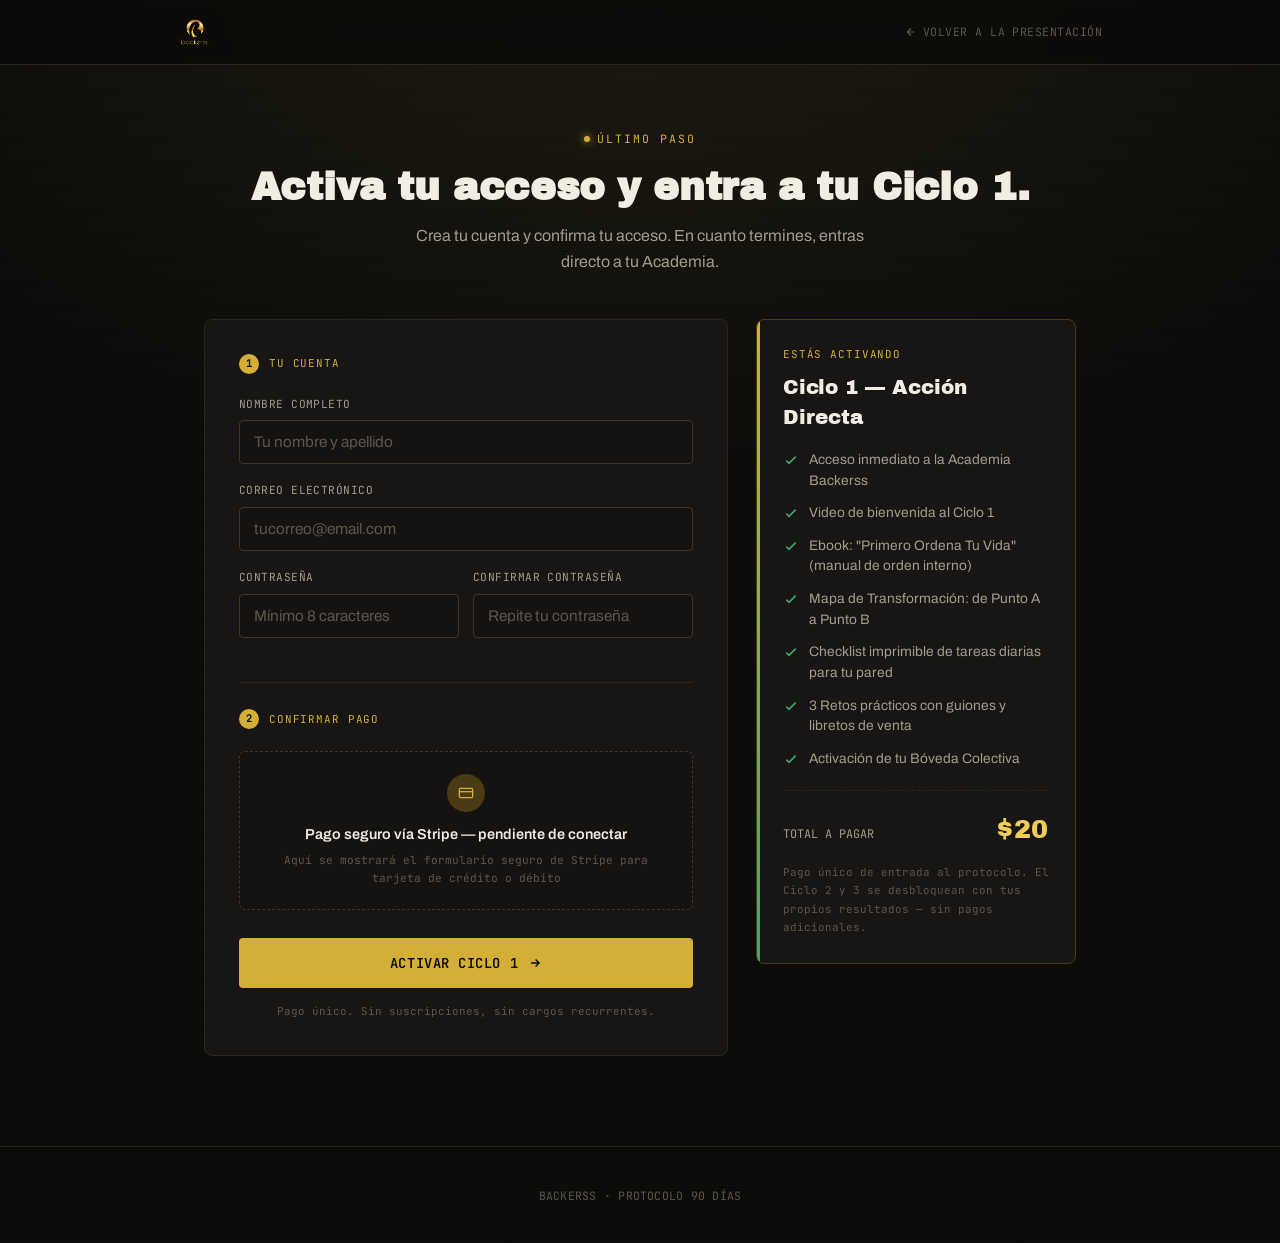
<file: auth.html>
<!DOCTYPE html>
<html lang="es">
<head>
<meta charset="UTF-8">
<meta name="viewport" content="width=device-width, initial-scale=1.0">
<title>Backerss — Activar Ciclo 1</title>
<link rel="icon" type="image/png" href="favicon.png.png">
<link rel="preconnect" href="https://fonts.googleapis.com">
<link rel="preconnect" href="https://fonts.gstatic.com" crossorigin>
<link href="https://fonts.googleapis.com/css2?family=Archivo+Black&family=Archivo:wght@400;500;600;700;800&family=JetBrains+Mono:wght@400;500;600&display=swap" rel="stylesheet">
<style>
  :root {
    --bg: #0B0B0A;
    --bg-raised: #141312;
    --bg-card: #171614;
    --ink: #F1EDE2;
    --ink-dim: #A39C8A;
    --ink-faint: #5C574A;
    --gold: #D4AF37;
    --gold-bright: #F0CC5B;
    --gold-dim: #4A3B14;
    --green: #3FA66A;
    --green-dim: #1E4A30;
    --red: #C0463C;
    --line: #2A2722;
    --line-bright: #3D3829;
  }

  * { margin: 0; padding: 0; box-sizing: border-box; }

  body {
    background: var(--bg);
    background-image:
      radial-gradient(ellipse 70% 45% at 50% -5%, rgba(212,175,55,0.09), transparent),
      repeating-linear-gradient(0deg, rgba(255,255,255,0.012) 0px, rgba(255,255,255,0.012) 1px, transparent 1px, transparent 3px);
    color: var(--ink);
    font-family: 'Archivo', sans-serif;
    line-height: 1.5;
    min-height: 100vh;
  }

  .mono { font-family: 'JetBrains Mono', monospace; letter-spacing: 0.02em; }
  a { color: inherit; text-decoration: none; }
  button, input { font-family: inherit; }

  /* ---------- NAV ---------- */
  nav {
    position: fixed; top: 0; left: 0; right: 0; z-index: 50;
    background: rgba(11,11,10,0.85);
    backdrop-filter: blur(10px);
    border-bottom: 1px solid var(--line);
  }
  nav .wrap {
    max-width: 980px; margin: 0 auto; padding: 0 28px;
    display: flex; align-items: center; justify-content: space-between; height: 64px;
  }
  .logo { font-family: 'Archivo Black', sans-serif; font-size: 1.05rem; letter-spacing: -0.01em; color: var(--gold); }
  .logo img { height: 34px; display: block; }
  .logo .s { color: var(--ink); }
  .nav-back {
    font-family: 'JetBrains Mono', monospace;
    font-size: 0.72rem; letter-spacing: 0.04em; text-transform: uppercase;
    color: var(--ink-faint);
    display: flex; align-items: center; gap: 6px;
    transition: color 0.2s ease;
  }
  .nav-back:hover { color: var(--gold); }
  .nav-back svg { width: 12px; height: 12px; }

  /* ---------- MAIN LAYOUT ---------- */
  main {
    max-width: 920px;
    margin: 0 auto;
    padding: 130px 24px 90px;
  }

  .page-head { text-align: center; margin-bottom: 44px; }
  .eyebrow {
    font-family: 'JetBrains Mono', monospace;
    font-size: 0.72rem; letter-spacing: 0.18em; text-transform: uppercase;
    color: var(--gold);
    display: flex; align-items: center; justify-content: center; gap: 0.6em;
    margin-bottom: 18px;
  }
  .eyebrow::before {
    content: ''; width: 6px; height: 6px; background: var(--gold); border-radius: 50%;
    box-shadow: 0 0 8px var(--gold); animation: pulse-dot 2s ease-in-out infinite;
  }
  @keyframes pulse-dot { 0%, 100% { opacity: 1; } 50% { opacity: 0.35; } }

  h1 {
    font-family: 'Archivo Black', sans-serif;
    font-size: clamp(1.7rem, 3.6vw, 2.4rem);
    line-height: 1.15;
    letter-spacing: -0.005em;
  }
  .page-sub { margin-top: 14px; color: var(--ink-dim); font-size: 1rem; max-width: 480px; margin-left: auto; margin-right: auto; line-height: 1.6; }

  /* ---------- LAYOUT GRID ---------- */
  .auth-grid {
    display: grid;
    grid-template-columns: 1fr 320px;
    gap: 28px;
    align-items: start;
  }

  /* ---------- FORM CARD ---------- */
  .form-card {
    background: var(--bg-card);
    border: 1px solid var(--line);
    border-radius: 8px;
    padding: 34px;
  }

  .step-label {
    font-family: 'JetBrains Mono', monospace;
    font-size: 0.68rem;
    color: var(--gold);
    text-transform: uppercase;
    letter-spacing: 0.08em;
    display: flex;
    align-items: center;
    gap: 10px;
    margin-bottom: 22px;
  }
  .step-label .num {
    width: 20px; height: 20px;
    border-radius: 50%;
    background: var(--gold);
    color: #0B0B0A;
    display: flex; align-items: center; justify-content: center;
    font-weight: 700;
    font-size: 0.66rem;
  }

  .field-group { margin-bottom: 18px; }
  .field-label {
    display: block;
    font-family: 'JetBrains Mono', monospace;
    font-size: 0.7rem;
    color: var(--ink-dim);
    text-transform: uppercase;
    letter-spacing: 0.04em;
    margin-bottom: 8px;
  }
  .field-input {
    width: 100%;
    background: var(--bg-raised);
    border: 1px solid var(--line-bright);
    border-radius: 4px;
    padding: 13px 14px;
    color: var(--ink);
    font-size: 0.96rem;
    transition: border-color 0.2s ease;
  }
  .field-input::placeholder { color: var(--ink-faint); }
  .field-input:focus {
    outline: none;
    border-color: var(--gold);
  }
  .field-input.invalid { border-color: var(--red); }
  .field-hint {
    margin-top: 6px;
    font-family: 'JetBrains Mono', monospace;
    font-size: 0.68rem;
    color: var(--ink-faint);
  }
  .field-hint.error { color: var(--red); }

  .field-row { display: grid; grid-template-columns: 1fr 1fr; gap: 14px; }

  .divider-soft {
    margin: 26px 0;
    border-top: 1px solid var(--line);
  }

  /* ---------- PAYMENT BLOCK ---------- */
  .pay-options {
    display: grid;
    grid-template-columns: 1fr 1fr;
    gap: 12px;
    margin-bottom: 18px;
  }
  .pay-option {
    border: 1px solid var(--line-bright);
    background: var(--bg-raised);
    border-radius: 5px;
    padding: 14px 16px;
    cursor: pointer;
    transition: all 0.18s ease;
    display: flex;
    align-items: center;
    gap: 10px;
  }
  .pay-option.is-selected {
    border-color: var(--gold);
    background: rgba(212,175,55,0.07);
  }
  .pay-option .po-dot {
    width: 16px; height: 16px;
    border-radius: 50%;
    border: 1.5px solid var(--line-bright);
    flex-shrink: 0;
    position: relative;
  }
  .pay-option.is-selected .po-dot { border-color: var(--gold); }
  .pay-option.is-selected .po-dot::after {
    content: '';
    position: absolute;
    inset: 3px;
    border-radius: 50%;
    background: var(--gold);
  }
  .po-label { font-size: 0.88rem; font-weight: 600; }

  .pay-placeholder {
    border: 1px dashed var(--line-bright);
    background: var(--bg-raised);
    border-radius: 6px;
    padding: 22px;
    text-align: center;
  }
  .pay-placeholder .pp-icon {
    width: 38px; height: 38px;
    border-radius: 50%;
    background: var(--gold-dim);
    display: flex; align-items: center; justify-content: center;
    margin: 0 auto 12px;
  }
  .pay-placeholder .pp-icon svg { width: 16px; height: 16px; color: var(--gold); }
  .pay-placeholder .pp-title { font-size: 0.9rem; font-weight: 600; color: var(--ink); }
  .pay-placeholder .pp-sub { margin-top: 6px; font-family: 'JetBrains Mono', monospace; font-size: 0.7rem; color: var(--ink-faint); line-height: 1.6; }

  /* ---------- SUBMIT ---------- */
  .form-foot {
    margin-top: 28px;
  }
  .btn-submit {
    width: 100%;
    font-family: 'JetBrains Mono', monospace;
    font-size: 0.86rem; letter-spacing: 0.04em; text-transform: uppercase;
    background: var(--gold);
    color: #0B0B0A;
    font-weight: 600;
    padding: 16px 0;
    border-radius: 4px;
    border: none;
    cursor: pointer;
    display: flex; align-items: center; justify-content: center; gap: 10px;
    transition: all 0.2s ease;
  }
  .btn-submit:hover { transform: translateY(-1px); box-shadow: 0 8px 24px rgba(212,175,55,0.25); }
  .btn-submit svg { width: 14px; height: 14px; }

  .form-fine {
    margin-top: 14px;
    text-align: center;
    font-family: 'JetBrains Mono', monospace;
    font-size: 0.68rem;
    color: var(--ink-faint);
    line-height: 1.7;
  }

  /* ---------- SUMMARY SIDEBAR ---------- */
  .summary-card {
    background: var(--bg-card);
    border: 1px solid var(--gold-dim);
    border-radius: 8px;
    padding: 26px;
    position: relative;
    overflow: hidden;
  }
  .summary-card::before {
    content: '';
    position: absolute; top: 0; left: 0; bottom: 0; width: 3px;
    background: linear-gradient(180deg, var(--gold), var(--green));
  }
  .summary-tag {
    font-family: 'JetBrains Mono', monospace;
    font-size: 0.68rem;
    color: var(--gold);
    text-transform: uppercase;
    letter-spacing: 0.08em;
  }
  .summary-title {
    margin-top: 10px;
    font-family: 'Archivo Black', sans-serif;
    font-size: 1.25rem;
  }
  .summary-list { margin-top: 18px; display: flex; flex-direction: column; gap: 12px; }
  .summary-item { display: flex; align-items: flex-start; gap: 10px; }
  .si-icon {
    width: 16px; height: 16px;
    color: var(--green);
    flex-shrink: 0;
    margin-top: 2px;
  }
  .si-text { font-size: 0.86rem; color: var(--ink-dim); line-height: 1.5; }

  .summary-divider { margin: 20px 0; border-top: 1px dashed var(--line); }

  .summary-price-row {
    display: flex;
    align-items: baseline;
    justify-content: space-between;
  }
  .sp-label { font-family: 'JetBrains Mono', monospace; font-size: 0.74rem; color: var(--ink-dim); text-transform: uppercase; }
  .sp-amount { font-family: 'Archivo Black', sans-serif; font-size: 1.6rem; color: var(--gold-bright); }

  .summary-note {
    margin-top: 14px;
    font-family: 'JetBrains Mono', monospace;
    font-size: 0.68rem;
    color: var(--ink-faint);
    line-height: 1.7;
  }

  footer {
    padding: 36px 28px;
    border-top: 1px solid var(--line);
    text-align: center;
  }
  footer .mono { font-size: 0.72rem; color: var(--ink-faint); }

  @media (max-width: 760px) {
    .auth-grid { grid-template-columns: 1fr; }
    .summary-card { order: -1; }
    main { padding: 110px 18px 70px; }
    .form-card { padding: 26px 22px; }
    .field-row { grid-template-columns: 1fr; }
    .pay-options { grid-template-columns: 1fr; }
  }

  @media (prefers-reduced-motion: reduce) {
    .eyebrow::before { animation: none !important; }
  }

  :focus-visible { outline: 2px solid var(--gold); outline-offset: 3px; }
</style>
</head>
<body>

<nav>
  <div class="wrap">
    <div class="logo"><img src="logo-backerss.png.png" alt="Backerss"></div>
    <a href="presentacion.html" class="nav-back">
      <svg viewBox="0 0 24 24" fill="none" stroke="currentColor" stroke-width="2.4"><path d="M19 12H5M12 19l-7-7 7-7"/></svg>
      Volver a la presentación
    </a>
  </div>
</nav>

<main>
  <div class="page-head">
    <div class="eyebrow">Último paso</div>
    <h1>Activa tu acceso y entra a tu Ciclo 1.</h1>
    <p class="page-sub">Crea tu cuenta y confirma tu acceso. En cuanto termines, entras directo a tu Academia.</p>
  </div>

  <form class="auth-grid" id="authForm">
    <div class="form-card">
      <div class="step-label"><span class="num">1</span> TU CUENTA</div>

      <div class="field-group">
        <label class="field-label" for="fullName">Nombre completo</label>
        <input class="field-input" type="text" id="fullName" name="fullName" placeholder="Tu nombre y apellido" required>
      </div>

      <div class="field-group">
        <label class="field-label" for="email">Correo electrónico</label>
        <input class="field-input" type="email" id="email" name="email" placeholder="tucorreo@email.com" required>
      </div>

      <div class="field-row">
        <div class="field-group">
          <label class="field-label" for="password">Contraseña</label>
          <input class="field-input" type="password" id="password" name="password" placeholder="Mínimo 8 caracteres" minlength="8" required>
        </div>
        <div class="field-group">
          <label class="field-label" for="passwordConfirm">Confirmar contraseña</label>
          <input class="field-input" type="password" id="passwordConfirm" name="passwordConfirm" placeholder="Repite tu contraseña" minlength="8" required>
          <div class="field-hint error" id="passwordMismatchHint" style="display:none;">Las contraseñas no coinciden</div>
        </div>
      </div>

      <div class="divider-soft"></div>

      <div class="step-label"><span class="num">2</span> CONFIRMAR PAGO</div>

      <!--
        INSTRUCCIONES PARA CONECTAR STRIPE (cuando la cuenta esté lista):

        Reemplaza el div .pay-placeholder de abajo por Stripe Elements,
        cargando primero stripe.js:

        <script src="https://js.stripe.com/v3/"></script>
        <div id="card-element"></div>

        El monto a cobrar es el de .sp-amount en el panel lateral — mantenlo
        sincronizado con el Price ID configurado en tu cuenta de Stripe.
      -->
      <div class="pay-placeholder" id="payPlaceholder">
        <span class="pp-icon">
          <svg viewBox="0 0 24 24" fill="none" stroke="currentColor" stroke-width="2"><rect x="2" y="5" width="20" height="14" rx="2"/><path d="M2 10h20"/></svg>
        </span>
        <div class="pp-title">Pago seguro vía Stripe — pendiente de conectar</div>
        <div class="pp-sub">Aquí se mostrará el formulario seguro de Stripe para tarjeta de crédito o débito</div>
      </div>

      <div class="form-foot">
        <button type="submit" class="btn-submit" id="submitBtn">
          Activar Ciclo 1
          <svg viewBox="0 0 24 24" fill="none" stroke="currentColor" stroke-width="2.4"><path d="M5 12h14M13 6l6 6-6 6"/></svg>
        </button>
        <p class="form-fine">Pago único. Sin suscripciones, sin cargos recurrentes.</p>
      </div>
    </div>

    <aside class="summary-card">
      <div class="summary-tag">Estás activando</div>
      <div class="summary-title">Ciclo 1 — Acción Directa</div>

      <div class="summary-list">
        <div class="summary-item">
          <svg class="si-icon" viewBox="0 0 24 24" fill="none" stroke="currentColor" stroke-width="2.4"><path d="M5 13l4 4L19 7"/></svg>
          <span class="si-text">Acceso inmediato a la Academia Backerss</span>
        </div>
        <div class="summary-item">
          <svg class="si-icon" viewBox="0 0 24 24" fill="none" stroke="currentColor" stroke-width="2.4"><path d="M5 13l4 4L19 7"/></svg>
          <span class="si-text">Video de bienvenida al Ciclo 1</span>
        </div>
        <div class="summary-item">
          <svg class="si-icon" viewBox="0 0 24 24" fill="none" stroke="currentColor" stroke-width="2.4"><path d="M5 13l4 4L19 7"/></svg>
          <span class="si-text">Ebook: "Primero Ordena Tu Vida" (manual de orden interno)</span>
        </div>
        <div class="summary-item">
          <svg class="si-icon" viewBox="0 0 24 24" fill="none" stroke="currentColor" stroke-width="2.4"><path d="M5 13l4 4L19 7"/></svg>
          <span class="si-text">Mapa de Transformación: de Punto A a Punto B</span>
        </div>
        <div class="summary-item">
          <svg class="si-icon" viewBox="0 0 24 24" fill="none" stroke="currentColor" stroke-width="2.4"><path d="M5 13l4 4L19 7"/></svg>
          <span class="si-text">Checklist imprimible de tareas diarias para tu pared</span>
        </div>
        <div class="summary-item">
          <svg class="si-icon" viewBox="0 0 24 24" fill="none" stroke="currentColor" stroke-width="2.4"><path d="M5 13l4 4L19 7"/></svg>
          <span class="si-text">3 Retos prácticos con guiones y libretos de venta</span>
        </div>
        <div class="summary-item">
          <svg class="si-icon" viewBox="0 0 24 24" fill="none" stroke="currentColor" stroke-width="2.4"><path d="M5 13l4 4L19 7"/></svg>
          <span class="si-text">Activación de tu Bóveda Colectiva</span>
        </div>
      </div>

      <div class="summary-divider"></div>

      <div class="summary-price-row">
        <span class="sp-label">Total a pagar</span>
        <span class="sp-amount mono">$20</span>
      </div>
      <p class="summary-note">Pago único de entrada al protocolo. El Ciclo 2 y 3 se desbloquean con tus propios resultados — sin pagos adicionales.</p>
    </aside>
  </form>
</main>

<footer>
  <span class="mono">BACKERSS · PROTOCOLO 90 DÍAS</span>
</footer>

<script>
(function () {
  var form = document.getElementById('authForm');
  var password = document.getElementById('password');
  var passwordConfirm = document.getElementById('passwordConfirm');
  var mismatchHint = document.getElementById('passwordMismatchHint');

  function checkPasswordsMatch() {
    if (passwordConfirm.value && password.value !== passwordConfirm.value) {
      passwordConfirm.classList.add('invalid');
      mismatchHint.style.display = 'block';
      return false;
    }
    passwordConfirm.classList.remove('invalid');
    mismatchHint.style.display = 'none';
    return true;
  }

  password.addEventListener('input', checkPasswordsMatch);
  passwordConfirm.addEventListener('input', checkPasswordsMatch);

  form.addEventListener('submit', function (e) {
    e.preventDefault();

    if (!checkPasswordsMatch()) {
      passwordConfirm.focus();
      return;
    }

    /*
      INTEGRACIÓN PENDIENTE:
      Aquí es donde, una vez conectado el backend (Supabase Auth + pasarela
      de pago), se debe:
        1. Crear el usuario (correo + contraseña) en Supabase.
        2. Procesar el pago a través del proveedor elegido.
        3. Solo si el pago es exitoso, redirigir a dashboard.html.

      Por ahora, mientras se construye esa integración, el formulario
      simplemente simula el registro y avanza directo al dashboard.
    */
    window.location.href = 'dashboard.html';
  });
})();
</script>
</body>
</html>
</file>
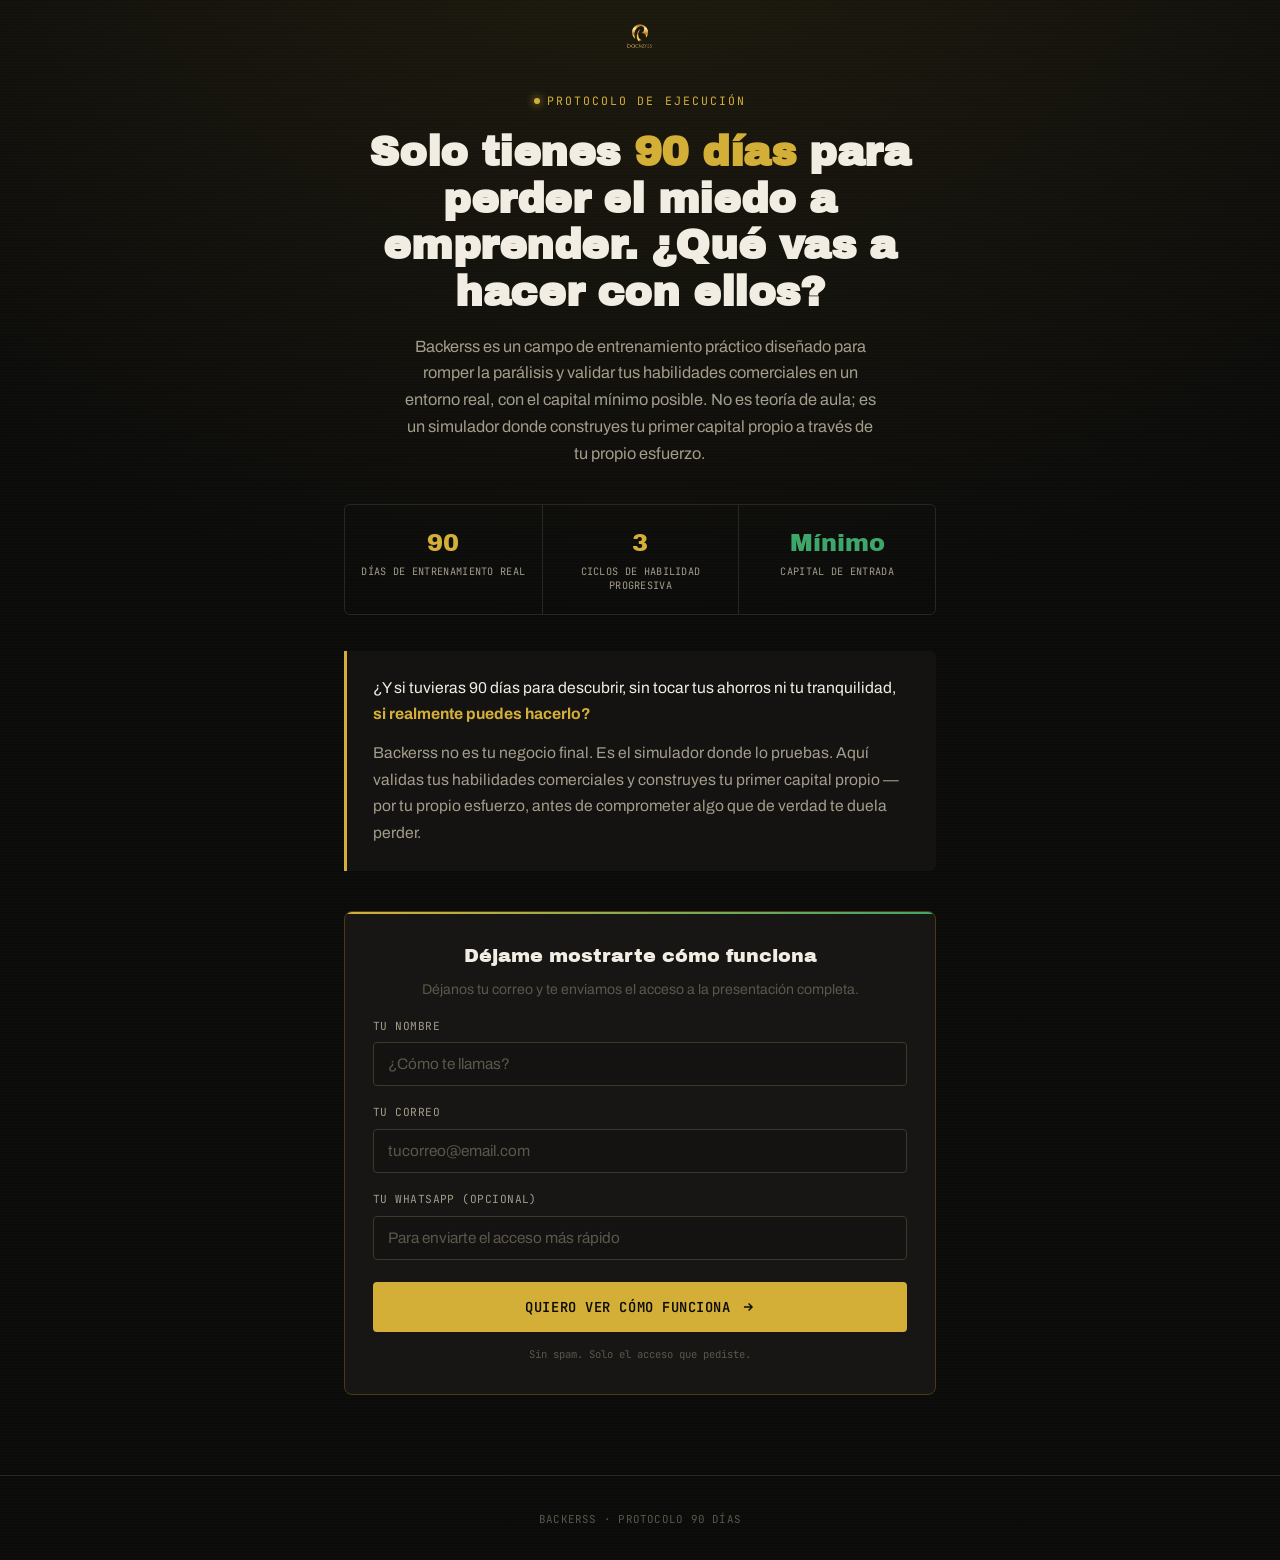
<file: captura.html>
<!DOCTYPE html>
<html lang="es">
<head>
<meta charset="UTF-8">
<meta name="viewport" content="width=device-width, initial-scale=1.0">
<title>Backerss — Tu oportunidad de construir capital propio</title>
<link rel="icon" type="image/png" href="favicon.png.png">
<link rel="preconnect" href="https://fonts.googleapis.com">
<link rel="preconnect" href="https://fonts.gstatic.com" crossorigin>
<link href="https://fonts.googleapis.com/css2?family=Archivo+Black&family=Archivo:wght@400;500;600;700;800&family=JetBrains+Mono:wght@400;500;600&display=swap" rel="stylesheet">
<style>
  :root {
    --bg: #0B0B0A;
    --bg-raised: #141312;
    --bg-card: #171614;
    --ink: #F1EDE2;
    --ink-dim: #A39C8A;
    --ink-faint: #5C574A;
    --gold: #D4AF37;
    --gold-bright: #F0CC5B;
    --gold-dim: #4A3B14;
    --green: #3FA66A;
    --green-dim: #1E4A30;
    --line: #2A2722;
    --line-bright: #3D3829;
  }

  * { margin: 0; padding: 0; box-sizing: border-box; }
  html { scroll-behavior: smooth; }

  body {
    background: var(--bg);
    background-image:
      radial-gradient(ellipse 80% 50% at 50% -10%, rgba(212,175,55,0.10), transparent),
      repeating-linear-gradient(0deg, rgba(255,255,255,0.012) 0px, rgba(255,255,255,0.012) 1px, transparent 1px, transparent 3px);
    color: var(--ink);
    font-family: 'Archivo', sans-serif;
    line-height: 1.5;
    min-height: 100vh;
  }

  .mono { font-family: 'JetBrains Mono', monospace; letter-spacing: 0.02em; }
  a { color: inherit; text-decoration: none; }
  button, input { font-family: inherit; }

  /* ---------- REFERRER BANNER ---------- */
  .ref-banner {
    background: var(--bg-raised);
    border-bottom: 1px solid var(--line);
    padding: 12px 24px;
    text-align: center;
  }
  .ref-banner .rb-text {
    font-family: 'JetBrains Mono', monospace;
    font-size: 0.76rem;
    color: var(--ink-dim);
  }
  .ref-banner .rb-name { color: var(--gold); font-weight: 600; }

  /* ---------- NAV ---------- */
  nav {
    padding: 20px 24px 0;
    display: flex;
    justify-content: center;
  }
  .logo img { height: 32px; display: block; }

  /* ---------- MAIN ---------- */
  main {
    max-width: 640px;
    margin: 0 auto;
    padding: 40px 24px 80px;
  }

  .page-head { text-align: center; }

  .eyebrow {
    font-family: 'JetBrains Mono', monospace;
    font-size: 0.72rem; letter-spacing: 0.18em; text-transform: uppercase;
    color: var(--gold);
    display: flex; align-items: center; justify-content: center; gap: 0.6em;
    margin-bottom: 20px;
  }
  .eyebrow::before {
    content: ''; width: 6px; height: 6px; background: var(--gold); border-radius: 50%;
    box-shadow: 0 0 8px var(--gold); animation: pulse-dot 2s ease-in-out infinite;
  }
  @keyframes pulse-dot { 0%, 100% { opacity: 1; } 50% { opacity: 0.35; } }

  h1 {
    font-family: 'Archivo Black', sans-serif;
    font-size: clamp(1.9rem, 5vw, 2.6rem);
    line-height: 1.12;
    letter-spacing: -0.01em;
  }
  h1 .accent { color: var(--gold); }

  .sub {
    margin-top: 18px;
    color: var(--ink-dim);
    font-size: 1.02rem;
    line-height: 1.65;
    max-width: 480px;
    margin-left: auto;
    margin-right: auto;
  }

  /* ---------- RISK STRIP ---------- */
  .risk-strip {
    margin-top: 36px;
    display: grid;
    grid-template-columns: repeat(3, 1fr);
    border: 1px solid var(--line);
    border-radius: 6px;
    overflow: hidden;
  }
  .risk-cell { padding: 20px 14px; text-align: center; border-left: 1px solid var(--line); }
  .risk-cell:first-child { border-left: none; }
  .risk-num { font-family: 'Archivo Black', sans-serif; font-size: 1.5rem; color: var(--gold); }
  .risk-num.green { color: var(--green); }
  .risk-label {
    margin-top: 4px;
    font-family: 'JetBrains Mono', monospace;
    font-size: 0.64rem;
    color: var(--ink-dim);
    text-transform: uppercase;
    letter-spacing: 0.03em;
    line-height: 1.4;
  }

  /* ---------- WHY BLOCK ---------- */
  .why-block {
    margin-top: 36px;
    padding: 24px 26px;
    border-left: 3px solid var(--gold);
    background: var(--bg-raised);
    border-radius: 0 6px 6px 0;
  }
  .why-block p { font-size: 0.98rem; color: var(--ink); line-height: 1.7; }
  .why-block p + p { margin-top: 12px; color: var(--ink-dim); }
  .why-block strong { color: var(--gold); }

  /* ---------- FORM CARD ---------- */
  .lead-card {
    margin-top: 40px;
    background: var(--bg-card);
    border: 1px solid var(--gold-dim);
    border-radius: 8px;
    padding: 30px 28px;
    position: relative;
    overflow: hidden;
  }
  .lead-card::before {
    content: '';
    position: absolute; top: 0; left: 0; right: 0; height: 2px;
    background: linear-gradient(90deg, var(--gold), var(--green));
  }
  .lead-card-title {
    font-family: 'Archivo Black', sans-serif;
    font-size: 1.2rem;
    text-align: center;
  }
  .lead-card-sub {
    margin-top: 8px;
    text-align: center;
    font-size: 0.88rem;
    color: var(--ink-faint);
  }

  .field-group { margin-top: 18px; }
  .field-label {
    display: block;
    font-family: 'JetBrains Mono', monospace;
    font-size: 0.7rem;
    color: var(--ink-dim);
    text-transform: uppercase;
    letter-spacing: 0.04em;
    margin-bottom: 8px;
  }
  .field-input {
    width: 100%;
    background: var(--bg-raised);
    border: 1px solid var(--line-bright);
    border-radius: 4px;
    padding: 13px 14px;
    color: var(--ink);
    font-size: 0.96rem;
    transition: border-color 0.2s ease;
  }
  .field-input::placeholder { color: var(--ink-faint); }
  .field-input:focus { outline: none; border-color: var(--gold); }

  .btn-submit {
    width: 100%;
    margin-top: 22px;
    font-family: 'JetBrains Mono', monospace;
    font-size: 0.86rem; letter-spacing: 0.04em; text-transform: uppercase;
    background: var(--gold);
    color: #0B0B0A;
    font-weight: 600;
    padding: 16px 0;
    border-radius: 4px;
    border: none;
    cursor: pointer;
    display: flex; align-items: center; justify-content: center; gap: 10px;
    transition: all 0.2s ease;
  }
  .btn-submit:hover { transform: translateY(-1px); box-shadow: 0 8px 24px rgba(212,175,55,0.25); }
  .btn-submit svg { width: 14px; height: 14px; }

  .lead-fine {
    margin-top: 14px;
    text-align: center;
    font-family: 'JetBrains Mono', monospace;
    font-size: 0.66rem;
    color: var(--ink-faint);
    line-height: 1.7;
  }

  /* ---------- SUCCESS STATE ---------- */
  .success-state {
    display: none;
    text-align: center;
    padding: 10px 0;
  }
  .success-state.is-visible { display: block; }
  .success-icon {
    width: 56px; height: 56px;
    border-radius: 50%;
    background: var(--green);
    display: flex; align-items: center; justify-content: center;
    margin: 0 auto 18px;
  }
  .success-icon svg { width: 24px; height: 24px; color: #0B0B0A; }
  .success-state h3 { font-family: 'Archivo Black', sans-serif; font-size: 1.3rem; }
  .success-state p { margin-top: 10px; color: var(--ink-dim); font-size: 0.94rem; line-height: 1.6; }

  footer {
    padding: 30px 24px;
    text-align: center;
    border-top: 1px solid var(--line);
  }
  footer .mono { font-size: 0.68rem; color: var(--ink-faint); }

  @media (max-width: 480px) {
    .risk-strip { grid-template-columns: 1fr; }
    .risk-cell { border-left: none; border-top: 1px solid var(--line); }
    .risk-cell:first-child { border-top: none; }
    .lead-card { padding: 24px 20px; }
  }

  @media (prefers-reduced-motion: reduce) {
    .eyebrow::before { animation: none !important; }
  }

  :focus-visible { outline: 2px solid var(--gold); outline-offset: 3px; }

  /* ---------- POST-SUBMIT ACTIONS ---------- */
  .success-actions {
    margin-top: 24px;
    display: flex;
    flex-direction: column;
    gap: 12px;
    align-items: center;
  }
  .btn-watch-now {
    width: 100%;
    font-family: 'JetBrains Mono', monospace;
    font-size: 0.86rem; letter-spacing: 0.04em; text-transform: uppercase;
    background: var(--gold);
    color: #0B0B0A;
    font-weight: 600;
    padding: 16px 0;
    border-radius: 4px;
    border: none;
    cursor: pointer;
    display: flex; align-items: center; justify-content: center; gap: 10px;
    transition: all 0.2s ease;
  }
  .btn-watch-now:hover { transform: translateY(-1px); box-shadow: 0 8px 24px rgba(212,175,55,0.25); }
  .btn-watch-now svg { width: 14px; height: 14px; }
  .success-note {
    font-family: 'JetBrains Mono', monospace;
    font-size: 0.7rem;
    color: var(--ink-faint);
  }

  /* ---------- VIDEO MODAL (same pattern as presentacion.html / dashboard.html) ---------- */
  .lead-video-modal-overlay {
    position: fixed; inset: 0;
    background: rgba(5,5,4,0.86);
    backdrop-filter: blur(4px);
    z-index: 200;
    display: flex; align-items: center; justify-content: center;
    padding: 24px;
    opacity: 0; pointer-events: none;
    transition: opacity 0.25s ease;
  }
  .lead-video-modal-overlay.is-open { opacity: 1; pointer-events: auto; }
  .lead-video-modal {
    width: 100%; max-width: 760px;
    background: var(--bg-card);
    border: 1px solid var(--gold-dim);
    border-radius: 8px;
    overflow: hidden;
    transform: scale(0.96) translateY(10px);
    transition: transform 0.25s ease;
    box-shadow: 0 40px 100px -20px rgba(0,0,0,0.7);
  }
  .lead-video-modal-overlay.is-open .lead-video-modal { transform: scale(1) translateY(0); }
  .lvm-head {
    display: flex; align-items: center; justify-content: space-between;
    padding: 18px 22px;
    border-bottom: 1px solid var(--line);
  }
  .lvm-title {
    font-family: 'JetBrains Mono', monospace;
    font-size: 0.74rem; color: var(--gold);
    text-transform: uppercase; letter-spacing: 0.08em;
  }
  .lvm-close {
    width: 30px; height: 30px;
    border-radius: 50%;
    background: var(--bg-raised);
    border: 1px solid var(--line-bright);
    display: flex; align-items: center; justify-content: center;
    color: var(--ink-dim);
    transition: all 0.2s ease;
    cursor: pointer;
  }
  .lvm-close:hover { border-color: var(--gold); color: var(--gold); }
  .lvm-close svg { width: 13px; height: 13px; }
  .lvm-body {
    position: relative; width: 100%;
    aspect-ratio: 16 / 9;
    background: #000;
  }
  .lvm-body iframe { position: absolute; top: 0; left: 0; width: 100%; height: 100%; border: 0; }
  .lvm-placeholder {
    position: absolute; inset: 0;
    display: flex; flex-direction: column; align-items: center; justify-content: center; gap: 16px;
    background: radial-gradient(ellipse 60% 60% at 50% 40%, rgba(212,175,55,0.08), transparent), var(--bg-raised);
  }
  .lvm-play {
    width: 64px; height: 64px; border-radius: 50%;
    background: var(--gold);
    display: flex; align-items: center; justify-content: center;
  }
  .lvm-play svg { width: 22px; height: 22px; margin-left: 2px; }
  .lvm-ph-label { font-family: 'JetBrains Mono', monospace; font-size: 0.74rem; color: var(--ink-dim); }
</style>
</head>
<body>

<!--
  SISTEMA DE REFERIDO — LÓGICA ACTUAL (placeholder, sin backend):

  Esta página lee el parámetro ?ref= de la URL para saber qué Backer comparte
  el link (ej. backerss.com/captura.html?ref=tomas92).

  Cuando cada usuario tenga su propio link único generado desde el dashboard
  (conectado a Supabase), ese "ref" deberá:
    1. Mostrarse en el banner de arriba (ya implementado abajo en JS).
    2. Guardarse junto con el registro del nuevo lead, para atribuir
       el nuevo Backer a la Constelación de quien comparte el link.

  Por ahora, sin backend, el banner solo es visual — el formulario no
  envía esta atribución a ningún lado todavía.
-->
<div class="ref-banner" id="refBanner" style="display:none;">
  <span class="rb-text mono">Invitación de <span class="rb-name" id="refName"></span></span>
</div>

<nav>
  <div class="logo"><img src="logo-backerss.png.png" alt="Backerss"></div>
</nav>

<main>
  <div class="page-head">
    <div class="eyebrow">Protocolo de Ejecución</div>
    <h1>Solo tienes <span class="accent">90 días</span> para perder el miedo a emprender. ¿Qué vas a hacer con ellos?</h1>
    <p class="sub">Backerss es un campo de entrenamiento práctico diseñado para romper la parálisis y validar tus habilidades comerciales en un entorno real, con el capital mínimo posible. No es teoría de aula; es un simulador donde construyes tu primer capital propio a través de tu propio esfuerzo.</p>
  </div>

  <div class="risk-strip">
    <div class="risk-cell">
      <div class="risk-num">90</div>
      <div class="risk-label">Días de entrenamiento real</div>
    </div>
    <div class="risk-cell">
      <div class="risk-num">3</div>
      <div class="risk-label">Ciclos de habilidad progresiva</div>
    </div>
    <div class="risk-cell">
      <div class="risk-num green">Mínimo</div>
      <div class="risk-label">Capital de entrada</div>
    </div>
  </div>

  <div class="why-block">
    <p>¿Y si tuvieras 90 días para descubrir, sin tocar tus ahorros ni tu tranquilidad, <strong>si realmente puedes hacerlo?</strong></p>
    <p>Backerss no es tu negocio final. Es el simulador donde lo pruebas. Aquí validas tus habilidades comerciales y construyes tu primer capital propio — por tu propio esfuerzo, antes de comprometer algo que de verdad te duela perder.</p>
  </div>

  <div class="lead-card">
    <form id="leadForm">
      <div class="lead-card-title">Déjame mostrarte cómo funciona</div>
      <p class="lead-card-sub">Déjanos tu correo y te enviamos el acceso a la presentación completa.</p>

      <div class="field-group">
        <label class="field-label" for="leadName">Tu nombre</label>
        <input class="field-input" type="text" id="leadName" name="leadName" placeholder="¿Cómo te llamas?" required>
      </div>

      <div class="field-group">
        <label class="field-label" for="leadEmail">Tu correo</label>
        <input class="field-input" type="email" id="leadEmail" name="leadEmail" placeholder="tucorreo@email.com" required>
      </div>

      <div class="field-group">
        <label class="field-label" for="leadPhone">Tu WhatsApp (opcional)</label>
        <input class="field-input" type="tel" id="leadPhone" name="leadPhone" placeholder="Para enviarte el acceso más rápido">
      </div>

      <button type="submit" class="btn-submit">
        Quiero ver cómo funciona
        <svg viewBox="0 0 24 24" fill="none" stroke="currentColor" stroke-width="2.4"><path d="M5 12h14M13 6l6 6-6 6"/></svg>
      </button>
      <p class="lead-fine">Sin spam. Solo el acceso que pediste.</p>
    </form>

    <div class="success-state" id="successState">
      <span class="success-icon">
        <svg viewBox="0 0 24 24" fill="none" stroke="currentColor" stroke-width="3"><path d="M5 12l5 5L20 7"/></svg>
      </span>
      <h3>¡Listo! Tu acceso ya está disponible.</h3>
      <p>Puedes ver la presentación completa ahora mismo, o más tarde desde tu correo — la decisión es tuya.</p>

      <div class="success-actions">
        <button type="button" class="btn-watch-now" id="watchNowBtn">
          Ver la presentación ahora
          <svg viewBox="0 0 24 24" fill="none" stroke="currentColor" stroke-width="2.4"><path d="M5 12h14M13 6l6 6-6 6"/></svg>
        </button>
        <span class="success-note">También te enviamos el link a tu correo, por si lo prefieres.</span>
      </div>
    </div>
  </div>
</main>

<div class="lead-video-modal-overlay" id="leadVideoModalOverlay">
  <div class="lead-video-modal" role="dialog" aria-modal="true" aria-labelledby="lvmTitle">
    <div class="lvm-head">
      <span class="lvm-title" id="lvmTitle">La Presentación — Protocolo Backerss</span>
      <button type="button" class="lvm-close" id="lvmCloseBtn" aria-label="Cerrar video">
        <svg viewBox="0 0 24 24" fill="none" stroke="currentColor" stroke-width="2.4"><path d="M18 6L6 18M6 6l12 12"/></svg>
      </button>
    </div>
    <div class="lvm-body">
      <!--
        INSTRUCCIONES PARA CONECTAR EL VIDEO REAL (mismo patrón que presentacion.html):

        YouTube (no listado):
        <iframe src="https://www.youtube.com/embed/TU_ID?rel=0&modestbranding=1"
          title="Presentación Backerss" allow="autoplay; encrypted-media" allowfullscreen></iframe>

        Vimeo (privado/unlisted):
        <iframe src="https://player.vimeo.com/video/TU_ID?title=0&byline=0&portrait=0"
          title="Presentación Backerss" allow="autoplay; fullscreen; picture-in-picture" allowfullscreen></iframe>

        Reemplaza el div .lvm-placeholder de abajo por el iframe elegido.
      -->
      <div class="lvm-placeholder" id="lvmPlaceholder">
        <span class="lvm-play"><svg viewBox="0 0 24 24" fill="#0B0B0A"><path d="M8 5v14l11-7z"/></svg></span>
        <span class="lvm-ph-label">Video pendiente de conectar &nbsp;·&nbsp; 8 min</span>
      </div>
    </div>
  </div>
</div>

<footer>
  <span class="mono">BACKERSS · PROTOCOLO 90 DÍAS</span>
</footer>

<script>
(function () {
  // ---------- Mostrar banner de referido si existe ?ref= en la URL ----------
  var params = new URLSearchParams(window.location.search);
  var ref = params.get('ref');
  if (ref) {
    document.getElementById('refName').textContent = ref;
    document.getElementById('refBanner').style.display = 'block';
  }

  // ---------- Envío del formulario (simulado, sin backend aún) ----------
  var form = document.getElementById('leadForm');
  var successState = document.getElementById('successState');

  form.addEventListener('submit', function (e) {
    e.preventDefault();

    /*
      INTEGRACIÓN PENDIENTE:
      Cuando Supabase esté conectado, aquí se debe:
        1. Guardar el lead (nombre, correo, teléfono) en la base de datos.
        2. Guardar el "ref" (si existe) para atribuir este lead al Backer
           que comparte el link, alimentando su Constelación.
        3. Disparar el correo/mensaje automático con el acceso a la
           presentación (presentacion.html).

      Por ahora, el formulario solo muestra el estado de éxito visual.
    */

    form.style.display = 'none';
    successState.classList.add('is-visible');
  });

  // ---------- Modal: Ver la presentación ahora ----------
  var watchNowBtn = document.getElementById('watchNowBtn');
  var leadOverlay = document.getElementById('leadVideoModalOverlay');
  var lvmCloseBtn = document.getElementById('lvmCloseBtn');

  function openLeadVideoModal() {
    leadOverlay.classList.add('is-open');
    document.body.style.overflow = 'hidden';
  }
  function closeLeadVideoModal() {
    leadOverlay.classList.remove('is-open');
    document.body.style.overflow = '';
  }

  if (watchNowBtn) watchNowBtn.addEventListener('click', openLeadVideoModal);
  if (lvmCloseBtn) lvmCloseBtn.addEventListener('click', closeLeadVideoModal);
  if (leadOverlay) {
    leadOverlay.addEventListener('click', function (e) {
      if (e.target === leadOverlay) closeLeadVideoModal();
    });
  }
  document.addEventListener('keydown', function (e) {
    if (e.key === 'Escape' && leadOverlay.classList.contains('is-open')) closeLeadVideoModal();
  });
})();
</script>
</body>
</html>
</file>
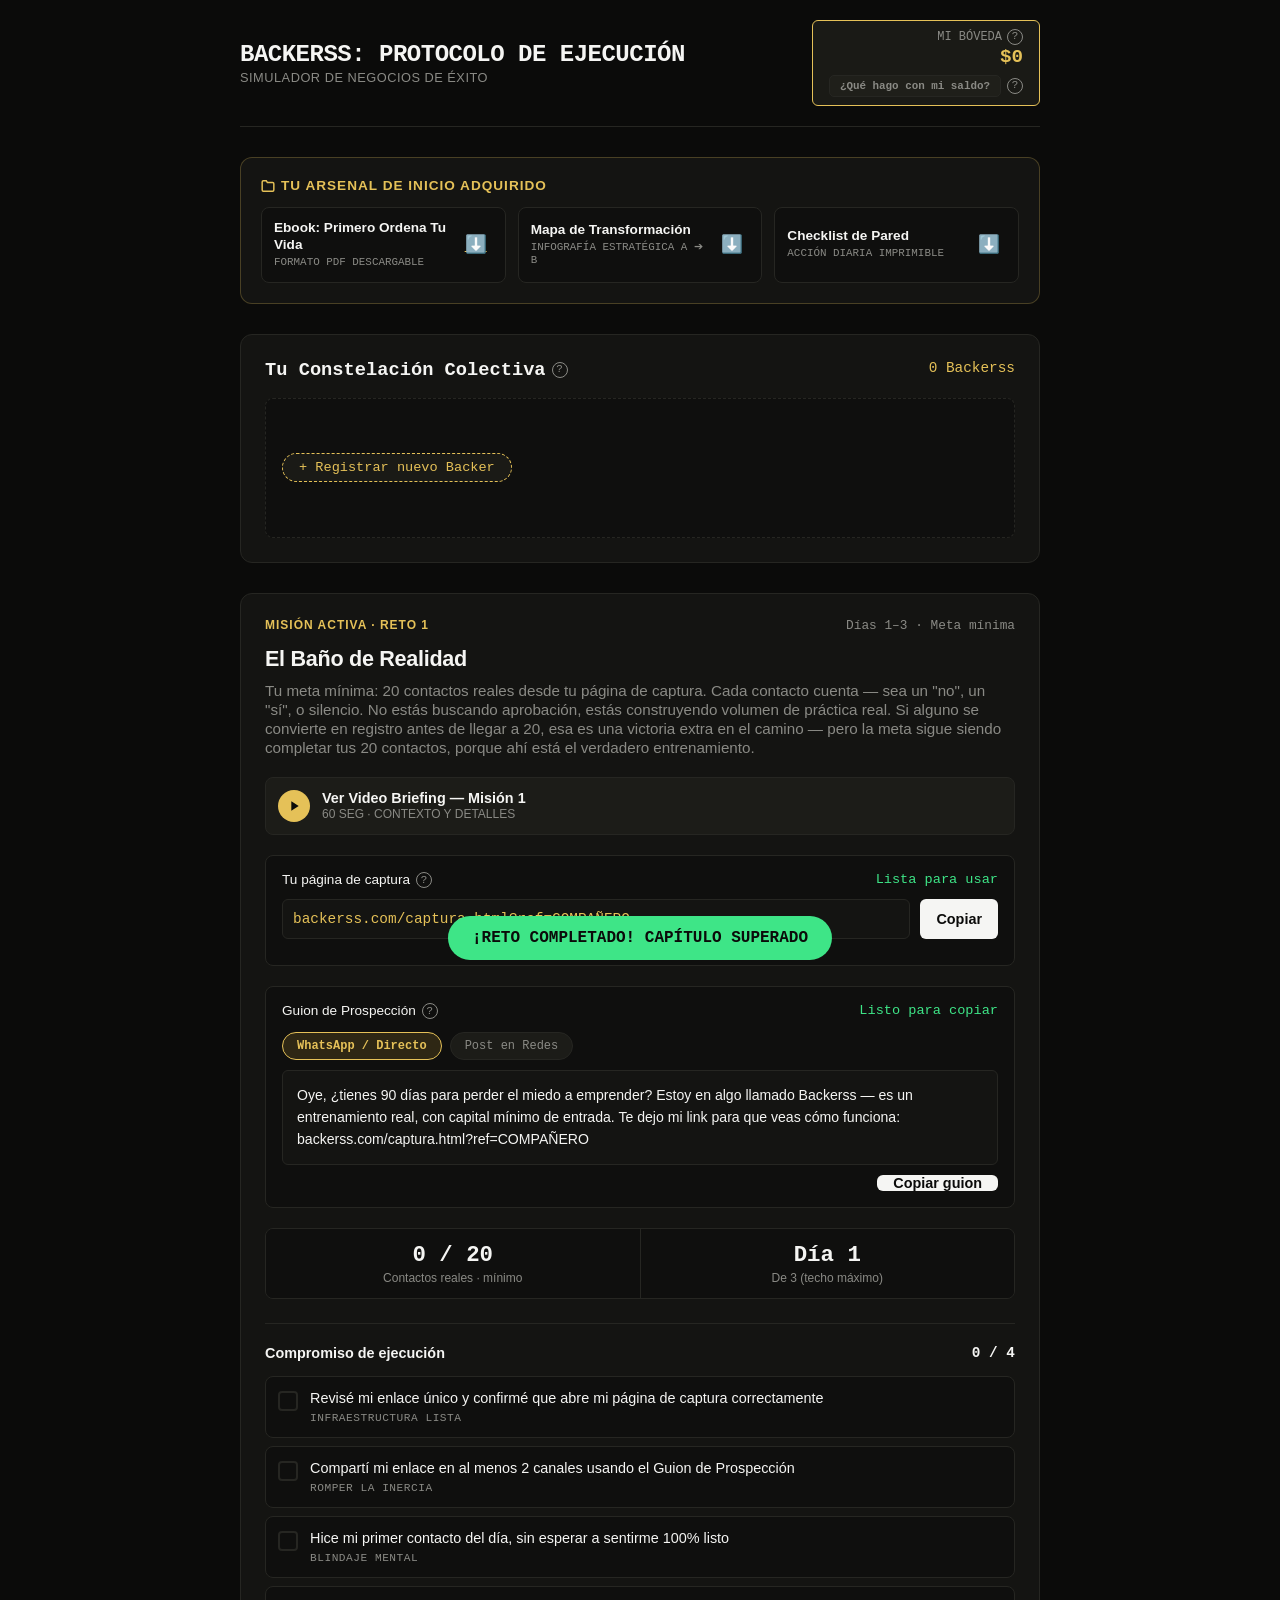
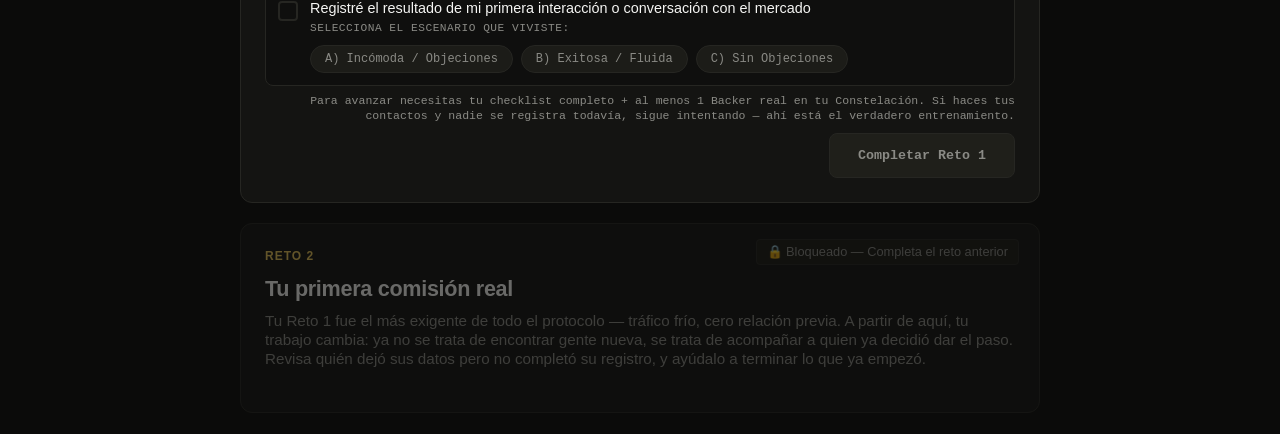
<file: dashboard.html>
<!DOCTYPE html>
<html lang="es">
<head>
  <meta charset="UTF-8">
  <meta name="viewport" content="width=device-width, initial-scale=1.0">
  <title>Backerss — Dashboard Academia</title>
  <link rel="icon" type="image/png" href="favicon.png.png">
  
  <style>
    :root {
      --bg-main: #0B0B0A;
      --bg-card: #141412;
      --accent: #E5C158;
      --text-primary: #F5F5F3;
      --text-muted: #8A8A85;
      --border: #262622;
      --success: #3EE587;
    }

    * {
      box-sizing: border-box;
      margin: 0;
      padding: 0;
    }

    body {
      background-color: var(--bg-main);
      color: var(--text-primary);
      font-family: -apple-system, BlinkMacSystemFont, "Segoe UI", Roboto, Arial, sans-serif;
      line-height: 1.25;
      padding: 20px;
    }

    .mono {
      font-family: "SFMono-Regular", Consolas, "Liberation Mono", Menlo, monospace;
    }

    header {
      max-width: 800px;
      margin: 0 auto 30px auto;
      display: flex;
      justify-content: space-between;
      align-items: center;
      border-bottom: 1px solid var(--border);
      padding-bottom: 20px;
    }

    h1 {
      font-size: 1.5rem;
      letter-spacing: -0.5px;
    }

    .vault-chip {
      background: #1A1A16;
      border: 1px solid var(--accent);
      padding: 8px 16px;
      border-radius: 6px;
      display: flex;
      flex-direction: column;
      align-items: flex-end;
      position: relative;
    }

    .vault-label-wrap {
      display: flex;
      align-items: center;
      gap: 5px;
    }

    .vault-label {
      font-size: 0.75rem;
      color: var(--text-muted);
      text-transform: uppercase;
    }

    .vault-amount {
      font-size: 1.2rem;
      color: var(--accent);
      font-weight: bold;
    }

    .vault-withdraw-row {
      margin-top: 6px;
      display: flex;
      align-items: center;
      gap: 6px;
      position: relative;
    }

    .withdraw-trigger {
      background: #1F1F1A;
      color: var(--text-muted);
      border: 1px solid var(--border);
      padding: 4px 10px;
      border-radius: 5px;
      font-size: 0.68rem;
      font-weight: bold;
      cursor: not-allowed;
      transition: all 0.3s;
      font-family: "SFMono-Regular", Consolas, monospace;
    }

    .withdraw-trigger.is-ready {
      background: var(--accent);
      color: var(--bg-main);
      cursor: pointer;
      box-shadow: 0 2px 8px rgba(229, 193, 88, 0.2);
    }

    .decision-panel {
      position: absolute;
      top: 30px;
      right: 0;
      width: 280px;
      background: #1A1A16;
      border: 1px solid var(--accent);
      border-radius: 8px;
      padding: 14px;
      z-index: 30;
      display: none;
      box-shadow: 0 10px 30px rgba(0,0,0,0.5);
    }

    .decision-panel.is-open {
      display: block;
    }

    .decision-question {
      font-size: 0.78rem;
      color: var(--text-primary);
      margin-bottom: 12px;
      line-height: 1.4;
      text-align: left;
    }

    .decision-options {
      display: flex;
      flex-direction: column;
      gap: 8px;
    }

    .decision-btn {
      width: 100%;
      text-align: left;
      background: #0F0F0E;
      border: 1px solid var(--border);
      color: var(--text-primary);
      padding: 10px 12px;
      border-radius: 6px;
      font-size: 0.78rem;
      cursor: pointer;
      transition: all 0.2s;
      font-family: -apple-system, BlinkMacSystemFont, sans-serif;
    }

    .decision-btn:hover {
      border-color: var(--accent);
      background: #201F1A;
    }

    .decision-btn strong {
      color: var(--accent);
      display: block;
      font-size: 0.82rem;
      margin-bottom: 2px;
    }

    .dashboard-layout {
      max-width: 800px;
      margin: 0 auto;
      display: flex;
      flex-direction: column;
      gap: 30px;
    }

    /* --- ARSENAL DE PRODUCTOS DESBLOQUEADOS --- */
    .arsenal-box {
      background: var(--bg-card);
      border: 1px solid rgba(229, 193, 88, 0.25);
      border-radius: 12px;
      padding: 20px;
    }
    .arsenal-title {
      font-size: 0.85rem;
      text-transform: uppercase;
      letter-spacing: 1px;
      color: var(--accent);
      margin-bottom: 12px;
      font-weight: bold;
      display: flex;
      align-items: center;
      gap: 6px;
    }
    .arsenal-flex {
      display: grid;
      grid-template-columns: repeat(auto-fit, minmax(220px, 1fr));
      gap: 12px;
    }
    .arsenal-card-item {
      background: #0F0F0E;
      border: 1px solid var(--border);
      border-radius: 8px;
      padding: 12px;
      display: flex;
      align-items: center;
      justify-content: space-between;
    }
    .ai-info {
      display: flex;
      flex-direction: column;
      gap: 2px;
    }
    .ai-name {
      font-size: 0.85rem;
      font-weight: bold;
      color: var(--text-primary);
    }
    .ai-tag {
      font-size: 0.68rem;
      color: var(--text-muted);
    }
    .btn-download-item {
      background: transparent;
      border: none;
      color: var(--accent);
      cursor: pointer;
      font-size: 1.1rem;
      font-weight: bold;
      padding: 6px;
      transition: transform 0.2s;
    }
    .btn-download-item:hover {
      transform: translateY(2px);
    }

    /* Constelación Visual */
    .constellation-card {
      background: var(--bg-card);
      border: 1px solid var(--border);
      border-radius: 12px;
      padding: 24px;
    }

    .constellation-head {
      display: flex;
      justify-content: space-between;
      margin-bottom: 16px;
    }

    .constellation-field {
      background: #0F0F0E;
      border: 1px dashed var(--border);
      border-radius: 8px;
      min-height: 140px;
      padding: 16px;
      display: flex;
      flex-wrap: wrap;
      gap: 12px;
      align-items: center;
    }

    .backer-node {
      background: #1A2E22;
      border: 1px solid var(--success);
      padding: 6px 12px;
      border-radius: 20px;
      display: inline-flex;
      align-items: center;
      gap: 6px;
      animation: fadeIn 0.3s ease-out;
    }

    .backer-node .dot {
      width: 8px;
      height: 8px;
      background: var(--success);
      border-radius: 50%;
      box-shadow: 0 0 8px var(--success);
    }

    .backer-node .tag {
      font-size: 0.8rem;
      color: var(--text-primary);
    }

    .add-backer-btn {
      background: #1A1A16;
      border: 1px dashed var(--accent);
      color: var(--accent);
      padding: 6px 16px;
      border-radius: 20px;
      cursor: pointer;
      font-size: 0.85rem;
      transition: background 0.2s;
    }

    .add-backer-btn:hover {
      background: #262620;
    }

    /* Misiones */
    .mission-card {
      background: var(--bg-card);
      border: 1px solid var(--border);
      border-radius: 12px;
      padding: 24px;
      position: relative;
    }

    .mission-card.is-locked {
      opacity: 0.4;
      pointer-events: none;
    }

    .mission-card.is-locked::after {
      content: "🔒 Bloqueado — Completa el reto anterior";
      position: absolute;
      top: 15px;
      right: 20px;
      font-size: 0.8rem;
      color: var(--text-muted);
      background: #1A1A16;
      padding: 4px 10px;
      border-radius: 4px;
      border: 1px solid var(--border);
    }

    .mission-head {
      display: flex;
      justify-content: space-between;
      align-items: center;
      margin-bottom: 12px;
    }

    .mission-tag {
      font-size: 0.75rem;
      text-transform: uppercase;
      letter-spacing: 1px;
      color: var(--accent);
      font-weight: bold;
    }

    .mission-days {
      font-size: 0.8rem;
      color: var(--text-muted);
    }

    .mission-title {
      font-size: 1.35rem;
      margin-bottom: 8px;
      letter-spacing: -0.3px;
    }

    .mission-desc {
      color: var(--text-muted);
      font-size: 0.95rem;
      margin-bottom: 20px;
    }

    .mission-video-link {
      background: #1C1C18;
      border: 1px solid var(--border);
      width: 100%;
      padding: 12px;
      border-radius: 8px;
      display: flex;
      align-items: center;
      gap: 12px;
      cursor: pointer;
      color: var(--text-primary);
      text-align: left;
      margin-bottom: 20px;
    }

    .mvl-icon {
      background: var(--accent);
      width: 32px;
      height: 32px;
      border-radius: 50%;
      display: flex;
      align-items: center;
      justify-content: center;
    }

    .mvl-text {
      font-weight: bold;
      font-size: 0.9rem;
    }

    .mvl-sub {
      font-size: 0.75rem;
      color: var(--text-muted);
    }

    /* Enlace de Captura */
    .capture-card {
      background: #0F0F0E;
      border: 1px solid var(--border);
      border-radius: 8px;
      padding: 16px;
      margin-bottom: 20px;
    }

    .capture-card-head {
      display: flex;
      justify-content: space-between;
      font-size: 0.85rem;
      margin-bottom: 10px;
    }

    .cc-title-wrap {
      display: flex;
      align-items: center;
      gap: 6px;
      position: relative;
    }

    .cc-info-icon {
      width: 16px;
      height: 16px;
      border-radius: 50%;
      border: 1px solid var(--text-muted);
      color: var(--text-muted);
      display: flex;
      align-items: center;
      justify-content: center;
      font-size: 0.68rem;
      font-family: monospace;
      cursor: help;
      flex-shrink: 0;
      transition: all 0.15s ease;
    }

    .cc-info-icon:hover {
      border-color: var(--accent);
      color: var(--accent);
    }

    .cc-tooltip {
      position: absolute;
      top: 24px;
      left: 0;
      width: 260px;
      background: #1A1A16;
      border: 1px solid var(--border);
      border-radius: 8px;
      padding: 12px 14px;
      font-size: 0.76rem;
      line-height: 1.5;
      color: var(--text-muted);
      z-index: 20;
      opacity: 0;
      pointer-events: none;
      transform: translateY(-4px);
      transition: all 0.15s ease;
      box-shadow: 0 10px 30px rgba(0,0,0,0.4);
    }

    .cc-info-icon:hover + .cc-tooltip,
    .cc-tooltip:hover {
      opacity: 1;
      pointer-events: auto;
      transform: translateY(0);
    }

    .cc-tooltip strong { color: var(--accent); }

    .cc-tooltip.align-right {
      left: auto;
      right: 0;
    }

    .cc-badge {
      color: var(--success);
    }

    .capture-link-row {
      display: flex;
      gap: 10px;
      margin-bottom: 10px;
    }

    .capture-link-box {
      background: #141412;
      border: 1px solid var(--border);
      padding: 10px;
      border-radius: 6px;
      flex-grow: 1;
      font-size: 0.9rem;
      color: var(--accent);
      overflow-x: auto;
      white-space: nowrap;
    }

    .copy-link-btn {
      background: var(--text-primary);
      color: var(--bg-main);
      border: none;
      padding: 0 16px;
      border-radius: 6px;
      font-weight: bold;
      cursor: pointer;
      display: inline-flex;
      align-items: center;
      gap: 6px;
      font-size: 0.9rem;
    }

    /* --- GUION DE PROSPECCIÓN --- */
    .script-card {
      background: #0F0F0E;
      border: 1px solid var(--border);
      border-radius: 8px;
      padding: 16px;
      margin-bottom: 20px;
    }

    .script-card-head {
      display: flex;
      justify-content: space-between;
      font-size: 0.85rem;
      margin-bottom: 12px;
    }

    .script-tabs {
      display: flex;
      gap: 8px;
      margin-bottom: 10px;
    }

    .script-tab {
      background: #1C1C18;
      border: 1px solid var(--border);
      color: var(--text-muted);
      padding: 6px 14px;
      border-radius: 20px;
      font-size: 0.75rem;
      cursor: pointer;
      font-family: monospace;
      transition: all 0.2s;
    }

    .script-tab:hover {
      border-color: #444;
      color: var(--text-primary);
    }

    .script-tab.active {
      background: #2E2714;
      border-color: var(--accent);
      color: var(--accent);
      font-weight: bold;
    }

    .script-text-box {
      background: #141412;
      border: 1px solid var(--border);
      padding: 14px;
      border-radius: 6px;
      font-size: 0.88rem;
      line-height: 1.55;
      color: var(--text-primary);
      margin-bottom: 10px;
      min-height: 70px;
    }

    .script-copy-row {
      display: flex;
      justify-content: flex-end;
    }

    .goal-strip {
      display: flex;
      border: 1px solid var(--border);
      border-radius: 8px;
      overflow: hidden;
      margin-bottom: 24px;
    }

    .goal-cell {
      flex: 1;
      padding: 12px;
      background: #0F0F0E;
      text-align: center;
    }

    .goal-cell:first-child {
      border-right: 1px solid var(--border);
    }

    .goal-num {
      font-size: 1.4rem;
      font-weight: bold;
      color: var(--text-primary);
    }

    .goal-label {
      font-size: 0.75rem;
      color: var(--text-muted);
      margin-top: 2px;
    }

    /* Checklists */
    .checklist {
      border-top: 1px solid var(--border);
      padding-top: 20px;
    }

    .checklist-head {
      display: flex;
      justify-content: space-between;
      font-size: 0.9rem;
      margin-bottom: 14px;
      font-weight: bold;
    }

    .check-item {
      display: flex;
      gap: 12px;
      padding: 12px;
      border: 1px solid var(--border);
      border-radius: 8px;
      margin-bottom: 8px;
      cursor: pointer;
      background: #0F0F0E;
      transition: background 0.2s, border-color 0.2s;
    }

    .check-item:hover {
      background: #141412;
      border-color: #33332D;
    }

    .check-box {
      width: 20px;
      height: 20px;
      border: 2px solid var(--border);
      border-radius: 4px;
      display: flex;
      align-items: center;
      justify-content: center;
      flex-shrink: 0;
      margin-top: 2px;
    }

    .check-box svg {
      width: 14px;
      height: 14px;
      display: none;
      color: var(--bg-main);
    }

    .check-item.checked .check-box {
      background: var(--accent);
      border-color: var(--accent);
    }

    .check-item.checked .check-box svg {
      display: block;
    }

    .check-label {
      font-size: 0.9rem;
      margin-bottom: 4px;
    }

    .check-meta {
      font-size: 0.7rem;
      color: var(--text-muted);
      letter-spacing: 0.5px;
    }

    .diagnostic-options {
      display: flex;
      gap: 8px;
      flex-wrap: wrap;
      margin-top: 10px;
    }

    .diag-btn {
      background: #1C1C18;
      border: 1px solid var(--border);
      color: var(--text-muted);
      padding: 6px 14px;
      border-radius: 20px;
      font-size: 0.75rem;
      cursor: pointer;
      font-family: monospace;
      transition: all 0.2s;
    }

    .diag-btn:hover {
      border-color: #444;
      color: var(--text-primary);
    }

    .diag-btn.active {
      background: #2E2714;
      border-color: var(--accent);
      color: var(--accent);
      font-weight: bold;
    }

    .action-row {
      display: flex;
      justify-content: flex-end;
      margin-top: 10px;
    }

    .complete-btn {
      background: #1F1F1A;
      color: var(--text-muted);
      border: 1px solid var(--border);
      padding: 14px 28px;
      border-radius: 8px;
      font-weight: bold;
      cursor: not-allowed;
      transition: all 0.3s;
    }

    .complete-btn.is-ready {
      background: var(--accent);
      color: var(--bg-main);
      cursor: pointer;
      box-shadow: 0 4px 14px rgba(229, 193, 88, 0.2);
    }

    /* MODAL POP-UP VIDEO */
    .video-modal {
      position: fixed;
      top: 0;
      left: 0;
      width: 100%;
      height: 100%;
      background: rgba(0, 0, 0, 0.85);
      backdrop-filter: blur(8px);
      display: flex;
      align-items: center;
      justify-content: center;
      opacity: 0;
      pointer-events: none;
      transition: opacity 0.3s ease;
      z-index: 1000;
    }
    .video-modal.is-active {
      opacity: 1;
      pointer-events: auto;
    }
    .modal-content {
      background: #141412;
      border: 1px solid var(--border);
      width: 90%;
      max-width: 640px;
      border-radius: 12px;
      padding: 20px;
      position: relative;
    }
    .close-modal-btn {
      position: absolute;
      top: -40px;
      right: 0;
      background: transparent;
      border: none;
      color: var(--text-primary);
      font-size: 1.2rem;
      cursor: pointer;
    }
    .video-wrapper {
      position: relative;
      padding-bottom: 56.25%;
      height: 0;
      background: #000;
      border-radius: 6px;
      overflow: hidden;
    }
    .video-wrapper iframe {
      position: absolute;
      top: 0;
      left: 0;
      width: 100%;
      height: 100%;
      border: none;
    }

    /* Toast */
    .toast {
      position: fixed;
      bottom: -60px;
      left: 50%;
      transform: translateX(-50%);
      background: var(--success);
      color: var(--bg-main);
      padding: 12px 24px;
      border-radius: 30px;
      font-weight: bold;
      transition: bottom 0.4s cubic-bezier(0.175, 0.885, 0.32, 1.275);
      z-index: 100;
    }

    .toast.is-visible {
      bottom: 30px;
    }

    @keyframes fadeIn {
      from { opacity: 0; transform: scale(0.9); }
      to { opacity: 1; transform: scale(1); }
    }
  </style>
</head>
<body>

  <header>
    <div>
      <h1 class="mono">BACKERSS: PROTOCOLO DE EJECUCIÓN</h1>
      <p style="font-size: 0.8rem; color: var(--text-muted); text-transform: uppercase; letter-spacing: 0.5px;">Simulador de negocios de éxito</p>
    </div>
    <div class="vault-chip">
      <span class="vault-label-wrap">
        <span class="vault-label mono">Mi Bóveda</span>
        <span class="cc-info-icon" tabindex="0">?</span>
        <div class="cc-tooltip align-right">
          Tu <strong>Bóveda</strong> es el lugar donde se acumulan tus comisiones reales — el dinero que vas ganando por cada venta directa (50%) y por las ventas de tu equipo (20%). Aquí ves tu progreso en tiempo real.
        </div>
      </span>
      <span class="vault-amount mono" id="vaultAmount">$0</span>
      <div class="vault-withdraw-row">
        <button type="button" class="withdraw-trigger" id="withdrawTrigger">¿Qué hago con mi saldo?</button>
        <span class="cc-info-icon" tabindex="0">?</span>
        <div class="cc-tooltip align-right" style="top: 22px;">
          Ya puedes hacer algo con este saldo si lo deseas — es tuyo. Pero en el mundo de los negocios, una práctica común y inteligente es reinvertir las ganancias antes de tocar el capital: primero recuperas lo que invertiste, y con las ganancias siguientes financias tu próximo paso. Así nunca arriesgas más de lo que ya generaste.
        </div>

        <div class="decision-panel" id="decisionPanel">
          <p class="decision-question">Tienes saldo disponible. ¿Qué prefieres hacer?</p>
          <div class="decision-options">
            <button type="button" class="decision-btn" id="optWithdraw">
              <strong>Retirar mis fondos</strong>
              Transfiero mi saldo a mi cuenta. Es mi dinero, lo necesito ahora.
            </button>
            <button type="button" class="decision-btn" id="optReinvest">
              <strong>Reinvertir en mi Ciclo 2</strong>
              Uso mi saldo para avanzar al siguiente nivel sin tocar mi bolsillo.
            </button>
          </div>
        </div>
      </div>
    </div>
  </header>

  <main class="dashboard-layout">

    <section class="arsenal-box">
      <div class="arsenal-title">
        <svg width="14" height="14" viewBox="0 0 24 24" fill="none" stroke="currentColor" stroke-width="2.5"><path d="M22 19a2 2 0 0 1-2 2H4a2 2 0 0 1-2-2V5a2 2 0 0 1 2-2h5l2 3h9a2 2 0 0 1 2 2z"/></svg>
        Tu Arsenal de Inicio Adquirido
      </div>
      <div class="arsenal-flex">
        <div class="arsenal-card-item">
          <div class="ai-info">
            <span class="ai-name">Ebook: Primero Ordena Tu Vida</span>
            <span class="ai-tag mono">FORMATO PDF DESCARGABLE</span>
          </div>
          <a href="primeroordenatuvida.pdf" download class="btn-download-item" title="Descargar Material">⬇️</a>
        </div>
        <div class="arsenal-card-item">
          <div class="ai-info">
            <span class="ai-name">Mapa de Transformación</span>
            <span class="ai-tag mono">INFOGRAFÍA ESTRATÉGICA A ➔ B</span>
          </div>
          <button type="button" class="btn-download-item" data-doc="mapa" title="Descargar Infografía">⬇️</button>
        </div>
        <div class="arsenal-card-item">
          <div class="ai-info">
            <span class="ai-name">Checklist de Pared</span>
            <span class="ai-tag mono">ACCIÓN DIARIA IMPRIMIBLE</span>
          </div>
          <button type="button" class="btn-download-item" data-doc="checklist" title="Descargar Checklist">⬇️</button>
        </div>
      </div>
    </section>

    <div class="constellation-card">
      <div class="constellation-head">
        <span class="cc-title-wrap">
          <h3 class="mono">Tu Constelación Colectiva</h3>
          <span class="cc-info-icon" tabindex="0">?</span>
          <div class="cc-tooltip">
            Tu <strong>Constelación</strong> es tu red de Backers — cada persona real que se registró usando tu link. Cada nuevo punto que ves aquí representa a alguien que ya es parte de tu equipo, y de quien recibes comisión cada vez que avanza en el protocolo.
          </div>
        </span>
        <span class="mono" id="constellationCount" style="color: var(--accent); font-size: 0.9rem;">0 Backerss</span>
      </div>
      <div class="constellation-field" id="constellationField">
        <button type="button" class="add-backer-btn mono" id="addBackerBtn">+ Registrar nuevo Backer</button>
      </div>
    </div>

    <div class="dashboard-layout" style="gap: 20px;">

      <div class="mission-card" id="cardReto1">
        <div class="mission-head">
          <div class="mission-tag">Misión activa · Reto 1</div>
          <div class="mission-days mono">Días 1–3 · Meta mínima</div>
        </div>
        <div class="mission-body">
          <h2 class="mission-title">El Baño de Realidad</h2>
          <p class="mission-desc">Tu meta mínima: 20 contactos reales desde tu página de captura. Cada contacto cuenta — sea un "no", un "sí", o silencio. No estás buscando aprobación, estás construyendo volumen de práctica real. Si alguno se convierte en registro antes de llegar a 20, esa es una victoria extra en el camino — pero la meta sigue siendo completar tus 20 contactos, porque ahí está el verdadero entrenamiento.</p>

          <button type="button" class="mission-video-link" id="openVideoBtn">
            <span class="mvl-icon"><svg viewBox="0 0 24 24" width="16" height="16" fill="#0B0B0A"><path d="M8 5v14l11-7z"/></svg></span>
            <span>
              <span class="mvl-text">Ver Video Briefing — Misión 1</span><br>
              <span class="mvl-sub">60 SEG · CONTEXTO Y DETALLES</span>
            </span>
          </button>

          <div class="capture-card">
            <div class="capture-card-head">
              <span class="cc-title-wrap">
                <span class="cc-title font-weight-bold">Tu página de captura</span>
                <span class="cc-info-icon" tabindex="0">?</span>
                <div class="cc-tooltip">
                  Una <strong>página de captura</strong> (o landing page) es la herramienta que usas para atraer interesados. A cada persona interesada se le llama un <strong>lead</strong> — y a cada lead luego le presentas tu oferta completa, ya sea ahora mismo o por mensaje.
                </div>
              </span>
              <span class="cc-badge mono">Lista para usar</span>
            </div>
            <div class="capture-link-row">
              <div class="capture-link-box mono" id="captureLinkText">backerss.com/captura.html?ref=COMPAÑERO</div>
              <button type="button" class="copy-link-btn" id="copyLinkBtn">Copiar</button>
            </div>
          </div>

          <div class="script-card">
            <div class="script-card-head">
              <span class="cc-title-wrap">
                <span class="cc-title font-weight-bold">Guion de Prospección</span>
                <span class="cc-info-icon" tabindex="0">?</span>
                <div class="cc-tooltip">
                  Un <strong>guion de prospección</strong> es el mensaje listo que copias y pegas cuando compartes tu link — para que no tengas que inventar qué decir cada vez. Elige el que mejor encaje con el canal donde lo vas a usar.
                </div>
              </span>
              <span class="cc-badge mono">Listo para copiar</span>
            </div>

            <div class="script-tabs">
              <button type="button" class="script-tab active" data-script="whatsapp">WhatsApp / Directo</button>
              <button type="button" class="script-tab" data-script="redes">Post en Redes</button>
            </div>

            <div class="script-text-box" id="scriptTextBox">Oye, ¿tienes 90 días para perder el miedo a emprender? Estoy en algo llamado Backerss — es un entrenamiento real, con capital mínimo de entrada. Te dejo mi link para que veas cómo funciona: backerss.com/captura.html?ref=COMPAÑERO</div>

            <div class="script-copy-row">
              <button type="button" class="copy-link-btn" id="copyScriptBtn">Copiar guion</button>
            </div>
          </div>

          <div class="goal-strip">
            <div class="goal-cell">
              <div class="goal-num mono" id="contactCount">0 / 20</div>
              <div class="goal-label">Contactos reales · mínimo</div>
            </div>
            <div class="goal-cell">
              <div class="goal-num mono">Día 1</div>
              <div class="goal-label">De 3 (techo máximo)</div>
            </div>
          </div>

          <div class="checklist">
            <div class="checklist-head">
              <span>Compromiso de ejecución</span>
              <span class="mono" id="checklistCount">0 / 4</span>
            </div>

            <!--
              NOTA SOBRE ESTE ÍTEM (personalización automática futura):
              Hoy, sin cuentas reales conectadas a Supabase, el usuario no
              puede "personalizar" su página con nombre/foto — por eso este
              ítem pide solo verificar que el link funciona, no personalizarlo.
              Cuando exista el perfil de usuario real (nombre + foto al
              registrarse en auth.html), esta personalización debe ocurrir
              SOLA, y este checklist debe reemplazarse por un estado fijo
              (ej. un badge "Personalizada ✓"), no un checkbox manual.
            -->
            <div class="check-item normal-check">
              <div class="check-box"><svg viewBox="0 0 24 24" fill="none" stroke="currentColor" stroke-width="3"><path d="M5 12l5 5L20 7"/></svg></div>
              <div class="check-text">
                <div class="check-label">Revisé mi enlace único y confirmé que abre mi página de captura correctamente</div>
                <div class="check-meta mono">INFRAESTRUCTURA LISTA</div>
              </div>
            </div>

            <div class="check-item normal-check">
              <div class="check-box"><svg viewBox="0 0 24 24" fill="none" stroke="currentColor" stroke-width="3"><path d="M5 12l5 5L20 7"/></svg></div>
              <div class="check-text">
                <div class="check-label">Compartí mi enlace en al menos 2 canales usando el Guion de Prospección</div>
                <div class="check-meta mono">ROMPER LA INERCIA</div>
              </div>
            </div>

            <div class="check-item normal-check">
              <div class="check-box"><svg viewBox="0 0 24 24" fill="none" stroke="currentColor" stroke-width="3"><path d="M5 12l5 5L20 7"/></svg></div>
              <div class="check-text">
                <div class="check-label">Hice mi primer contacto del día, sin esperar a sentirme 100% listo</div>
                <div class="check-meta mono">BLINDAJE MENTAL</div>
              </div>
            </div>

            <div class="check-item custom-diagnostic" id="diagnosticItem">
              <div class="check-box" id="diagnosticCheckBox"><svg viewBox="0 0 24 24" fill="none" stroke="currentColor" stroke-width="3"><path d="M5 12l5 5L20 7"/></svg></div>
              <div class="check-text" style="width: 100%;">
                <div class="check-label">Registré el resultado de mi primera interacción o conversación con el mercado</div>
                <div class="check-meta mono" style="margin-bottom: 10px;">SELECCIONA EL ESCENARIO QUE VIVISTE:</div>
                
                <div class="diagnostic-options">
                  <button type="button" class="diag-btn" data-type="incov">A) Incómoda / Objeciones</button>
                  <button type="button" class="diag-btn" data-type="exito">B) Exitosa / Fluida</button>
                  <button type="button" class="diag-btn" data-type="no-obj">C) Sin Objeciones</button>
                </div>
              </div>
            </div>
          </div>

          <p style="font-family: 'SFMono-Regular', Consolas, monospace; font-size: 0.72rem; color: var(--text-muted); margin-top: 8px; text-align: right;">
            Para avanzar necesitas tu checklist completo + al menos 1 Backer real en tu Constelación. Si haces tus contactos y nadie se registra todavía, sigue intentando — ahí está el verdadero entrenamiento.
          </p>

          <div class="action-row">
            <button type="button" class="complete-btn mono" id="completeBtn">Completar Reto 1</button>
          </div>
        </div>
      </div>

      <div class="mission-card is-locked" id="cardReto2">
        <div class="mission-head">
          <div class="mission-tag">Reto 2</div>
          <div class="mission-days mono">Techo máximo · sin piso mínimo</div>
        </div>
        <div class="mission-body">
          <h2 class="mission-title">Tu primera comisión real</h2>
          <p class="mission-desc">Tu Reto 1 fue el más exigente de todo el protocolo — tráfico frío, cero relación previa. A partir de aquí, tu trabajo cambia: ya no se trata de encontrar gente nueva, se trata de acompañar a quien ya decidió dar el paso. Revisa quién dejó sus datos pero no completó su registro, y ayúdalo a terminar lo que ya empezó.</p>
        </div>
      </div>

    </div>
  </main>

  <div class="video-modal" id="videoModal">
    <div class="modal-content">
      <button class="close-modal-btn" id="closeVideoBtn">✕ Cerrar Ventana</button>
      <div class="video-wrapper">
        <!--
          VIDEO PLACEHOLDER — reemplazar con el Video Briefing real de la Misión 1.
          Hasta entonces, este iframe queda intencionalmente vacío para no
          mostrar contenido de prueba en producción.

          YouTube (no listado): https://www.youtube.com/embed/TU_ID_AQUI?rel=0
          Vimeo (privado): https://player.vimeo.com/video/TU_ID_AQUI
        -->
        <iframe id="modalIframe" src="about:blank" allow="accelerometer; autoplay; clipboard-write; encrypted-media; gyroscope; picture-in-picture" allowfullscreen></iframe>
      </div>
    </div>
  </div>

  <div class="toast mono" id="toast">¡RETO COMPLETADO! CAPÍTULO SUPERADO</div>

  <script>
  document.addEventListener('DOMContentLoaded', function () {
    
    // 1. CONTROL DE CHECKLISTS NORMALES
    var normalChecks = document.querySelectorAll('.normal-check');
    normalChecks.forEach(function (item) {
      item.addEventListener('click', function () {
        item.classList.toggle('checked');
        recalcCounters();
      });
    });

    // 2. CONTROL SCRIPT DIAGNÓSTICO
    var diagButtons = document.querySelectorAll('.diag-btn');
    var diagnosticItem = document.getElementById('diagnosticItem');
    var selectedType = null;

    diagButtons.forEach(function (btn) {
      btn.addEventListener('click', function (e) {
        e.stopPropagation(); 
        
        var currentType = btn.getAttribute('data-type');
        diagButtons.forEach(b => b.classList.remove('active'));

        if (selectedType === currentType) {
          selectedType = null;
          diagnosticItem.classList.remove('checked');
        } else {
          btn.classList.add('active');
          selectedType = currentType;
          diagnosticItem.classList.add('checked');
        }
        recalcCounters();
      });
    });

    // RECALCULO DE CONTADORES DEL CHECKLIST
    function recalcCounters() {
      var checkedCount = document.querySelectorAll('.check-item.checked').length;
      document.getElementById('checklistCount').textContent = checkedCount + ' / 4';
      checkGlobalRetoStatus();
    }

    // 3. REGISTRO DE BACKERS EN LA CONSTELACIÓN
    //
    // NOTA IMPORTANTE SOBRE LA BÓVEDA:
    // La Bóveda debe reflejar la COMISIÓN real del usuario, no el precio
    // completo del producto. Con el plan de comisiones vigente (Nivel 1 = 50%),
    // cada Backer que compra el Ciclo 1 ($20) genera $10 de comisión real —
    // por eso el cálculo abajo usa COMISION_NIVEL_1, no el precio completo.
    //
    // AUTOMATIZACIÓN FUTURA (cuando Supabase esté conectado):
    // Este botón "+ Registrar nuevo Backer" es un registro MANUAL temporal.
    // Cuando el backend esté listo, este clic debe eliminarse y, en su lugar,
    // el frontend debe escuchar un evento/webhook real de "nuevo registro
    // confirmado vía captura.html con este ?ref=", y disparar automáticamente
    // la misma función addBackerNode() de abajo, sin que el usuario tenga
    // que hacer clic manualmente.
    var addBackerBtn = document.getElementById('addBackerBtn');
    var constellationField = document.getElementById('constellationField');
    var constellationCount = document.getElementById('constellationCount');
    var contactCount = document.getElementById('contactCount');
    var vaultAmount = document.getElementById('vaultAmount');

    var TARGET_CONTACTS = 20;
    var COMISION_NIVEL_1 = 10; // 50% del precio del Ciclo 1 ($20), no el precio completo
    var totalBackersSimulados = 0;

    function addBackerNode() {
      totalBackersSimulados++;

      var node = document.createElement('div');
      node.className = 'backer-node';
      node.innerHTML = '<span class="dot"></span><span class="tag mono">B' + totalBackersSimulados + '</span>';
      constellationField.insertBefore(node, addBackerBtn);

      constellationCount.textContent = totalBackersSimulados + (totalBackersSimulados === 1 ? ' Backer' : ' Backers');

      var cappedContacts = Math.min(totalBackersSimulados, TARGET_CONTACTS);
      contactCount.textContent = cappedContacts + ' / ' + TARGET_CONTACTS;

      vaultAmount.textContent = '$' + (totalBackersSimulados * COMISION_NIVEL_1);

      checkWithdrawStatus();
      checkGlobalRetoStatus();
    }

    // BOTÓN DE RETIRO DE FONDOS
    // Mínimo: 4 ventas directas ($40 en comisión real, a $10 por venta).
    // Sin pasarela de pago conectada todavía (Stripe pendiente, en proceso
    // de registro de empresa en USA),
    // así que cada opción solo confirma la intención por ahora.
    var withdrawTrigger = document.getElementById('withdrawTrigger');
    var decisionPanel = document.getElementById('decisionPanel');
    var optWithdraw = document.getElementById('optWithdraw');
    var optReinvest = document.getElementById('optReinvest');
    var MIN_VENTAS_PARA_RETIRO = 4;

    function checkWithdrawStatus() {
      if (totalBackersSimulados >= MIN_VENTAS_PARA_RETIRO) {
        withdrawTrigger.classList.add('is-ready');
      } else {
        withdrawTrigger.classList.remove('is-ready');
        decisionPanel.classList.remove('is-open');
      }
    }

    if (withdrawTrigger) {
      withdrawTrigger.addEventListener('click', function () {
        if (!withdrawTrigger.classList.contains('is-ready')) return;
        decisionPanel.classList.toggle('is-open');
      });
    }

    if (optWithdraw) {
      optWithdraw.addEventListener('click', function () {
        decisionPanel.classList.remove('is-open');
        alert('Solicitud de retiro recibida. Pronto conectaremos el pago directo vía Stripe — por ahora, escríbenos para coordinar tu retiro.');
      });
    }

    if (optReinvest) {
      optReinvest.addEventListener('click', function () {
        decisionPanel.classList.remove('is-open');
        alert('¡Buena decisión! Cuando el Ciclo 2 esté disponible, tu saldo se aplicará automáticamente para desbloquearlo sin que tengas que poner dinero adicional.');
      });
    }

    document.addEventListener('click', function (e) {
      if (decisionPanel && decisionPanel.classList.contains('is-open')) {
        if (!decisionPanel.contains(e.target) && e.target !== withdrawTrigger) {
          decisionPanel.classList.remove('is-open');
        }
      }
    });

    if (addBackerBtn) {
      addBackerBtn.addEventListener('click', function (e) {
        e.preventDefault();
        addBackerNode();
      });
    }

    // CONTROL DE COMPLETADO DEL RETO GLOBAL
    var completeBtn = document.getElementById('completeBtn');
    var MIN_BACKERS_PARA_AVANZAR = 1; // El checklist mide actividad; esto mide resultado real.
    function checkGlobalRetoStatus() {
      var totalChecklistHecho = document.querySelectorAll('.check-item.checked').length === 4;
      var tieneAlMenosUnBacker = totalBackersSimulados >= MIN_BACKERS_PARA_AVANZAR;

      if (totalChecklistHecho && tieneAlMenosUnBacker) {
        completeBtn.classList.add('is-ready');
      } else {
        completeBtn.classList.remove('is-ready');
      }
    }

    if (completeBtn) {
      completeBtn.addEventListener('click', function () {
        if (!completeBtn.classList.contains('is-ready')) return;
        var toast = document.getElementById('toast');
        toast.classList.add('is-visible');
        setTimeout(function () { toast.classList.remove('is-visible'); }, 3000);
        
        var card2 = document.getElementById('cardReto2');
        if (card2) card2.classList.remove('is-locked');
      });
    }

    // 4. CONTROL DEL POP-UP MODAL DEL VIDEO BRIEFING (CORREGIDO)
    var openVideoBtn = document.getElementById('openVideoBtn');
    var closeVideoBtn = document.getElementById('closeVideoBtn');
    var videoModal = document.getElementById('videoModal');
    var modalIframe = document.getElementById('modalIframe');

    if (openVideoBtn && videoModal) {
      openVideoBtn.addEventListener('click', function (e) {
        e.preventDefault();
        videoModal.classList.add('is-active');
      });
    }

    if (closeVideoBtn && videoModal) {
      closeVideoBtn.addEventListener('click', function (e) {
        e.preventDefault();
        videoModal.classList.remove('is-active');
        var s = modalIframe.src;
        modalIframe.src = s;
      });
    }

    // COPIAR LINK
    var copyLinkBtn = document.getElementById('copyLinkBtn');
    if (copyLinkBtn) {
      copyLinkBtn.addEventListener('click', function () {
        navigator.clipboard.writeText('https://backerss.com/captura.html?ref=COMPAÑERO').then(function () {
          copyLinkBtn.textContent = '¡Hecho!';
          setTimeout(function () { copyLinkBtn.textContent = 'Copiar'; }, 2000);
        });
      });
    }

    // GUION DE PROSPECCIÓN — tabs y copiar
    var scriptTexts = {
      whatsapp: 'Oye, ¿tienes 90 días para perder el miedo a emprender? Estoy en algo llamado Backerss — es un entrenamiento real, con capital mínimo de entrada. Te dejo mi link para que veas cómo funciona: backerss.com/captura.html?ref=COMPAÑERO',
      redes: 'Si solo tuvieras 90 días para perder el miedo a emprender, ¿qué harías? Yo ya empecé — Backerss es un simulador real, con capital mínimo de entrada. Link en mi perfil / aquí: backerss.com/captura.html?ref=COMPAÑERO'
    };

    var scriptTabs = document.querySelectorAll('.script-tab');
    var scriptTextBox = document.getElementById('scriptTextBox');

    scriptTabs.forEach(function (tab) {
      tab.addEventListener('click', function () {
        scriptTabs.forEach(function (t) { t.classList.remove('active'); });
        tab.classList.add('active');
        var key = tab.getAttribute('data-script');
        scriptTextBox.textContent = scriptTexts[key];
      });
    });

    var copyScriptBtn = document.getElementById('copyScriptBtn');
    if (copyScriptBtn) {
      copyScriptBtn.addEventListener('click', function () {
        navigator.clipboard.writeText(scriptTextBox.textContent).then(function () {
          copyScriptBtn.textContent = '¡Hecho!';
          setTimeout(function () { copyScriptBtn.textContent = 'Copiar guion'; }, 2000);
        });
      });
    }

    // 5. SISTEMA DE DESCARGAS (PLACEHOLDER) — Infografía y Checklist
    // El Ebook ya descarga el PDF real directamente vía <a href download>.
    // Estos dos siguen generando contenido de prueba hasta que subas los
    // archivos reales — mismo patrón: sube el PDF/imagen a GitHub y cambia
    // el <button> correspondiente a un <a href="archivo.pdf" download>,
    // igual como se hizo arriba con el Ebook.
    var downloadButtons = document.querySelectorAll('.btn-download-item[data-doc]');
    downloadButtons.forEach(function (btn) {
      btn.addEventListener('click', function (e) {
        e.stopPropagation();
        var doc = btn.getAttribute('data-doc');
        var filename = "Material_Oficial_Backerss.html";
        var htmlContent = "";

        if (doc === "mapa") {
          filename = "Backerss_Mapa_Transformacion.html";
          htmlContent = `<html><head><meta charset='UTF-8'><title>Mapa Estratégico</title><style>body{background:#0B0B0A;color:#F5F5F3;font-family:sans-serif;padding:40px;}h1{color:#E5C158;}.step{background:#141412;border:1px solid #262622;padding:15px;margin:10px 0;border-radius:6px;}</style></head><body><h1>MAPA DE TRANSFORMACIÓN A ➔ B</h1><div class='step'><b>Fase 1 (Días 1-30):</b> Prospección y primeros contactos reales con tu página de captura.</div><div class='step'><b>Fase 2 (Días 31-60):</b> Gestión de tu equipo y primeras comisiones por ventas directas y de tu red.</div></body></html>`;
        } else if (doc === "checklist") {
          filename = "Backerss_Checklist_De_Pared.html";
          htmlContent = `<html><head><meta charset='UTF-8'><title>Checklist Diario</title><style>body{background:#0B0B0A;color:#F5F5F3;font-family:sans-serif;padding:40px;}h1{color:#E5C158;}li{margin:15px 0;font-size:1.1rem;}</style></head><body><h1>CHECKLIST IMPRIMIBLE DE PARED</h1><ul><li>[ ] Enlace único de captura verificado e instalado en perfiles.</li><li>[ ] Publicación diaria activa en un mínimo de 2 canales orgánicos.</li></ul></body></html>`;
        }

        var blob = new Blob([htmlContent], { type: "text/html;charset=utf-8" });
        var link = document.createElement("a");
        link.href = URL.createObjectURL(blob);
        link.download = filename;
        document.body.appendChild(link);
        link.click();
        document.body.removeChild(link);
      });
    });

  });
  </script>
</body>
</html>
</file>
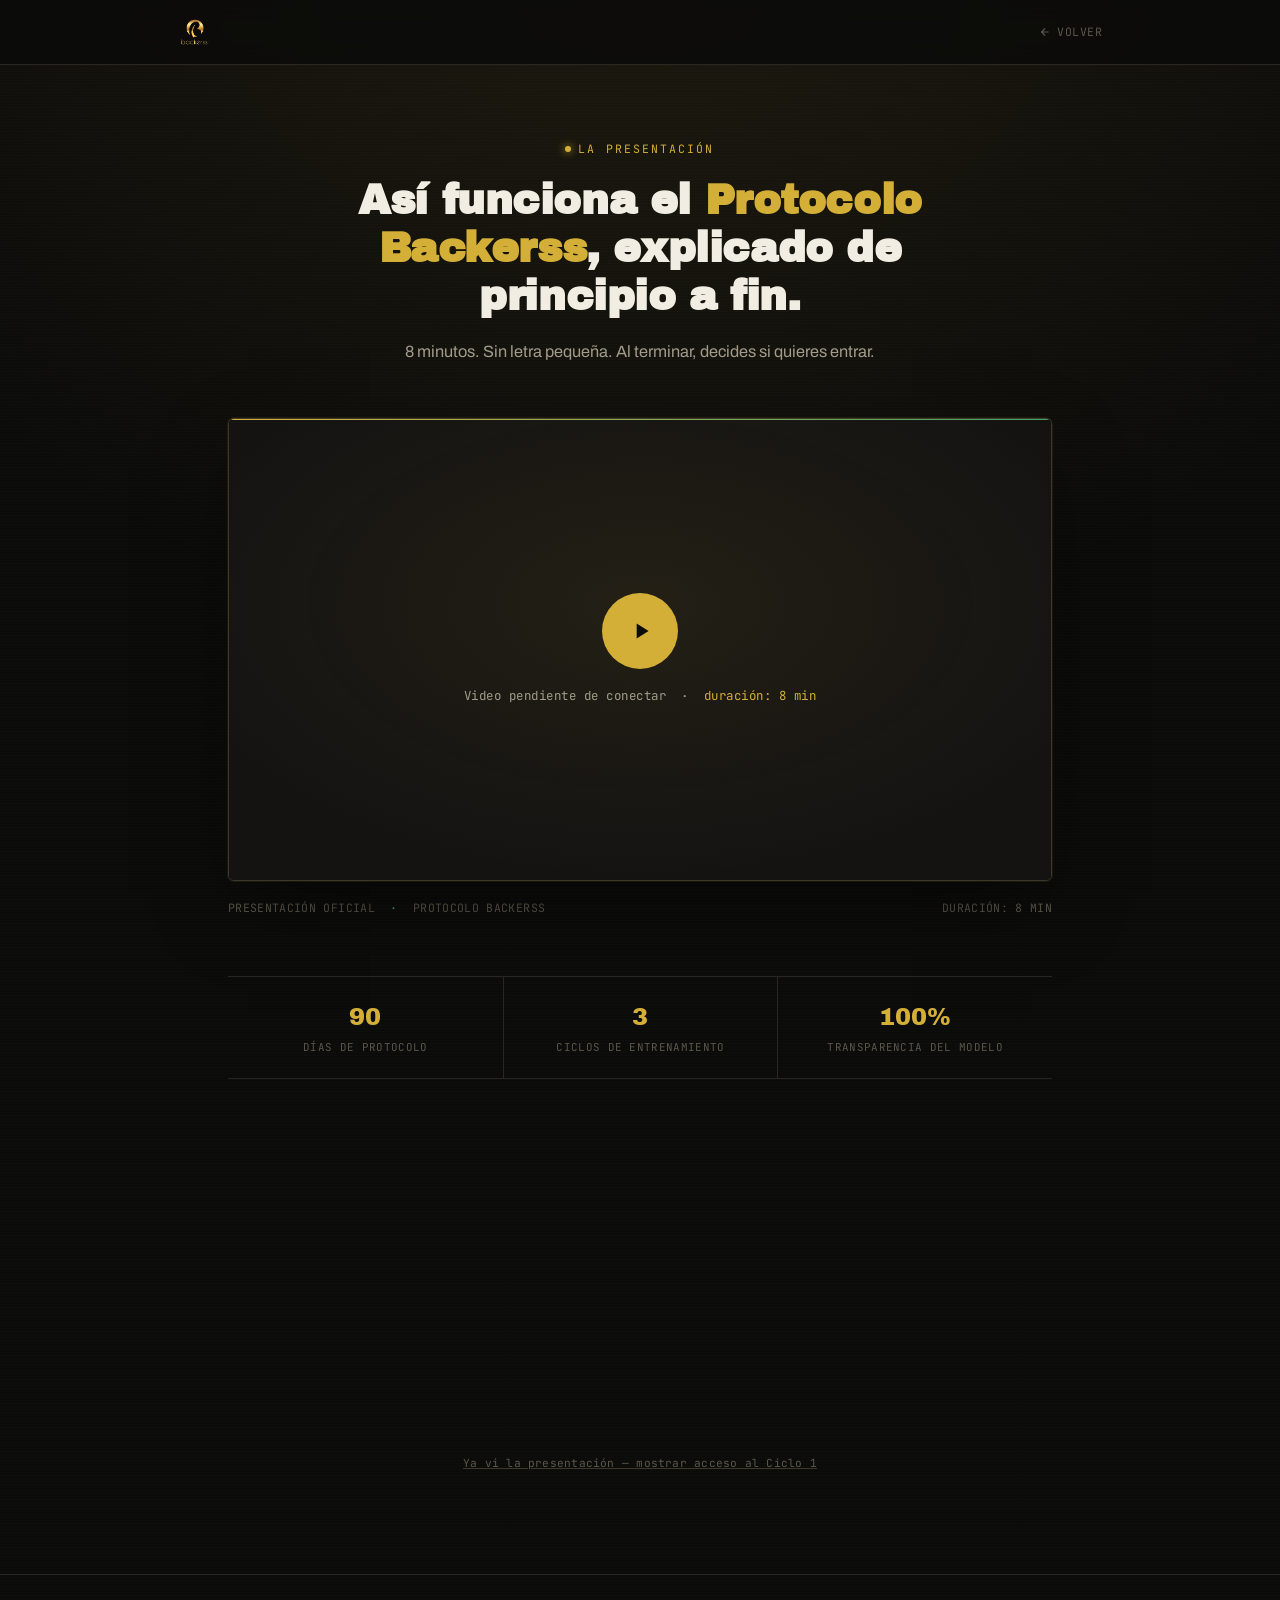
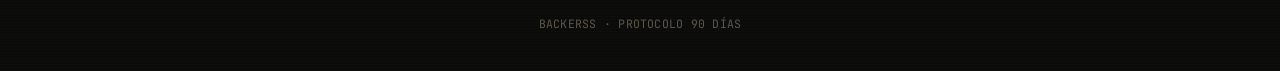
<file: presentacion.html>
<!DOCTYPE html>
<html lang="es">
<head>
<meta charset="UTF-8">
<meta name="viewport" content="width=device-width, initial-scale=1.0">
<title>Backerss — La Presentación</title>
<link rel="icon" type="image/png" href="favicon.png.png">
<link rel="preconnect" href="https://fonts.googleapis.com">
<link rel="preconnect" href="https://fonts.gstatic.com" crossorigin>
<link href="https://fonts.googleapis.com/css2?family=Archivo+Black&family=Archivo:wght@400;500;600;700;800&family=JetBrains+Mono:wght@400;500;600&display=swap" rel="stylesheet">
<style>
  :root {
    --bg: #0B0B0A;
    --bg-raised: #141312;
    --ink: #F1EDE2;
    --ink-dim: #A39C8A;
    --ink-faint: #5C574A;
    --gold: #D4AF37;
    --gold-bright: #F0CC5B;
    --gold-dim: #4A3B14;
    --green: #3FA66A;
    --green-dim: #1E4A30;
    --line: #2A2722;
    --line-bright: #3D3829;
  }

  * { margin: 0; padding: 0; box-sizing: border-box; }

  body {
    background: var(--bg);
    background-image:
      radial-gradient(ellipse 70% 45% at 50% -5%, rgba(212,175,55,0.09), transparent),
      repeating-linear-gradient(0deg, rgba(255,255,255,0.012) 0px, rgba(255,255,255,0.012) 1px, transparent 1px, transparent 3px);
    color: var(--ink);
    font-family: 'Archivo', sans-serif;
    line-height: 1.5;
    min-height: 100vh;
  }

  .mono { font-family: 'JetBrains Mono', monospace; letter-spacing: 0.02em; }

  a { color: inherit; text-decoration: none; }

  /* ---------- NAV ---------- */
  nav {
    position: fixed; top: 0; left: 0; right: 0; z-index: 50;
    background: rgba(11,11,10,0.85);
    backdrop-filter: blur(10px);
    border-bottom: 1px solid var(--line);
  }
  nav .wrap {
    max-width: 980px; margin: 0 auto; padding: 0 28px;
    display: flex; align-items: center; justify-content: space-between; height: 64px;
  }
  .logo { font-family: 'Archivo Black', sans-serif; font-size: 1.05rem; letter-spacing: -0.01em; color: var(--gold); }
  .logo img { height: 34px; display: block; }
  .logo .s { color: var(--ink); }
  .nav-back {
    font-family: 'JetBrains Mono', monospace;
    font-size: 0.72rem; letter-spacing: 0.04em; text-transform: uppercase;
    color: var(--ink-faint);
    display: flex; align-items: center; gap: 6px;
    transition: color 0.2s ease;
  }
  .nav-back:hover { color: var(--gold); }
  .nav-back svg { width: 12px; height: 12px; }

  /* ---------- MAIN ---------- */
  main {
    max-width: 880px;
    margin: 0 auto;
    padding: 140px 28px 100px;
  }

  .eyebrow {
    font-family: 'JetBrains Mono', monospace;
    font-size: 0.72rem;
    letter-spacing: 0.18em;
    text-transform: uppercase;
    color: var(--gold);
    display: flex;
    align-items: center;
    justify-content: center;
    gap: 0.6em;
    margin-bottom: 20px;
  }
  .eyebrow::before {
    content: '';
    width: 6px; height: 6px;
    background: var(--gold);
    border-radius: 50%;
    box-shadow: 0 0 8px var(--gold);
    animation: pulse-dot 2s ease-in-out infinite;
  }
  @keyframes pulse-dot { 0%, 100% { opacity: 1; } 50% { opacity: 0.35; } }

  h1 {
    font-family: 'Archivo Black', sans-serif;
    font-size: clamp(1.8rem, 4vw, 2.6rem);
    line-height: 1.15;
    text-align: center;
    letter-spacing: -0.01em;
    max-width: 680px;
    margin: 0 auto;
  }
  h1 .accent { color: var(--gold); }

  .sub {
    text-align: center;
    margin-top: 18px;
    color: var(--ink-dim);
    font-size: 1.02rem;
    max-width: 540px;
    margin-left: auto;
    margin-right: auto;
    line-height: 1.65;
  }

  /* ---------- VIDEO FRAME ---------- */
  .video-shell {
    margin-top: 52px;
    position: relative;
  }
  .video-frame {
    position: relative;
    width: 100%;
    aspect-ratio: 16 / 9;
    background: #000;
    border: 1px solid var(--line-bright);
    border-radius: 6px;
    overflow: hidden;
    box-shadow: 0 0 0 1px rgba(212,175,55,0.08), 0 30px 80px -20px rgba(0,0,0,0.6);
  }
  .video-frame::before {
    content: '';
    position: absolute;
    top: -1px; left: -1px; right: -1px;
    height: 2px;
    background: linear-gradient(90deg, var(--gold), var(--green));
    z-index: 3;
  }
  .video-frame iframe {
    position: absolute;
    top: 0; left: 0;
    width: 100%; height: 100%;
    border: 0;
  }

  /* Placeholder state (before a real embed URL is added) */
  .video-placeholder {
    position: absolute;
    inset: 0;
    display: flex;
    flex-direction: column;
    align-items: center;
    justify-content: center;
    gap: 18px;
    background:
      radial-gradient(ellipse 60% 60% at 50% 40%, rgba(212,175,55,0.08), transparent),
      var(--bg-raised);
    cursor: pointer;
  }
  .ph-play {
    width: 76px; height: 76px;
    border-radius: 50%;
    background: var(--gold);
    display: flex; align-items: center; justify-content: center;
    transition: transform 0.2s ease, box-shadow 0.2s ease;
    box-shadow: 0 0 0 0 rgba(212,175,55,0.4);
  }
  .video-placeholder:hover .ph-play { transform: scale(1.06); box-shadow: 0 0 40px rgba(212,175,55,0.3); }
  .ph-play svg { width: 26px; height: 26px; margin-left: 2px; }
  .ph-label { font-family: 'JetBrains Mono', monospace; font-size: 0.78rem; color: var(--ink-dim); letter-spacing: 0.04em; }
  .ph-label .dur { color: var(--gold); }

  .video-meta {
    margin-top: 18px;
    display: flex;
    justify-content: space-between;
    align-items: center;
    flex-wrap: wrap;
    gap: 10px;
  }
  .video-meta .left {
    font-family: 'JetBrains Mono', monospace;
    font-size: 0.72rem;
    color: var(--ink-faint);
    letter-spacing: 0.03em;
  }
  .video-meta .left .dot { color: var(--green); margin: 0 8px; }

  /* ---------- TRUST ROW ---------- */
  .trust-row {
    margin-top: 60px;
    display: grid;
    grid-template-columns: repeat(3, 1fr);
    border-top: 1px solid var(--line);
    border-bottom: 1px solid var(--line);
  }
  .trust-cell {
    padding: 22px 20px;
    text-align: center;
    border-left: 1px solid var(--line);
  }
  .trust-cell:first-child { border-left: none; }
  .trust-cell .t-num { font-family: 'Archivo Black', sans-serif; font-size: 1.5rem; color: var(--gold); }
  .trust-cell .t-label {
    margin-top: 4px;
    font-family: 'JetBrains Mono', monospace;
    font-size: 0.68rem;
    color: var(--ink-faint);
    text-transform: uppercase;
    letter-spacing: 0.03em;
  }

  /* ---------- POST-VIDEO CTA (hidden until reveal) ---------- */
  .post-cta {
    margin-top: 64px;
    text-align: center;
    opacity: 0;
    transform: translateY(14px);
    pointer-events: none;
    transition: opacity 0.6s ease, transform 0.6s ease;
  }
  .post-cta.is-visible {
    opacity: 1;
    transform: translateY(0);
    pointer-events: auto;
  }

  .post-cta .pc-eyebrow {
    font-family: 'JetBrains Mono', monospace;
    font-size: 0.72rem;
    color: var(--green);
    text-transform: uppercase;
    letter-spacing: 0.1em;
    margin-bottom: 14px;
  }

  .post-cta h2 {
    font-family: 'Archivo Black', sans-serif;
    font-size: clamp(1.5rem, 3vw, 2.05rem);
    line-height: 1.2;
    max-width: 560px;
    margin: 0 auto;
  }

  .post-cta p.pc-sub {
    margin-top: 16px;
    color: var(--ink-dim);
    font-size: 1rem;
    max-width: 480px;
    margin-left: auto;
    margin-right: auto;
    line-height: 1.65;
  }

  .btn-primary {
    margin-top: 32px;
    font-family: 'JetBrains Mono', monospace;
    font-size: 0.86rem; letter-spacing: 0.04em; text-transform: uppercase;
    background: var(--gold);
    color: #0B0B0A;
    font-weight: 600;
    padding: 18px 36px;
    border-radius: 2px;
    display: inline-flex; align-items: center; gap: 10px;
    transition: all 0.2s ease;
  }
  .btn-primary:hover { transform: translateY(-1px); box-shadow: 0 6px 24px rgba(212,175,55,0.28); }
  .btn-primary svg { width: 14px; height: 14px; transition: transform 0.2s ease; }
  .btn-primary:hover svg { transform: translateX(3px); }

  .pc-fine {
    margin-top: 18px;
    font-family: 'JetBrains Mono', monospace;
    font-size: 0.72rem;
    color: var(--ink-faint);
  }

  /* Manual reveal link, for accessibility / impatient users */
  .manual-skip {
    margin-top: 44px;
    text-align: center;
  }
  .manual-skip button {
    background: none;
    border: none;
    font-family: 'JetBrains Mono', monospace;
    font-size: 0.7rem;
    color: var(--ink-faint);
    text-decoration: underline;
    text-decoration-color: var(--line-bright);
    cursor: pointer;
    letter-spacing: 0.02em;
  }
  .manual-skip button:hover { color: var(--ink-dim); }

  footer {
    padding: 36px 28px;
    border-top: 1px solid var(--line);
    text-align: center;
  }
  footer .mono { font-size: 0.72rem; color: var(--ink-faint); }

  @media (max-width: 600px) {
    main { padding: 120px 20px 70px; }
    .trust-row { grid-template-columns: 1fr; }
    .trust-cell { border-left: none; border-top: 1px solid var(--line); }
    .trust-cell:first-child { border-top: none; }
  }

  @media (prefers-reduced-motion: reduce) {
    .eyebrow::before { animation: none !important; }
  }

  :focus-visible { outline: 2px solid var(--gold); outline-offset: 3px; }
</style>
</head>
<body>

<nav>
  <div class="wrap">
    <div class="logo"><img src="logo-backerss.png.png" alt="Backerss"></div>
    <a href="index.html" class="nav-back">
      <svg viewBox="0 0 24 24" fill="none" stroke="currentColor" stroke-width="2.4"><path d="M19 12H5M12 19l-7-7 7-7"/></svg>
      Volver
    </a>
  </div>
</nav>

<main>
  <div class="eyebrow">La Presentación</div>
  <h1>Así funciona el <span class="accent">Protocolo Backerss</span>, explicado de principio a fin.</h1>
  <p class="sub">8 minutos. Sin letra pequeña. Al terminar, decides si quieres entrar.</p>

  <div class="video-shell">
    <div class="video-frame" id="videoFrame">

      <!--
        INSTRUCCIONES PARA CONECTAR EL VIDEO REAL:

        OPCIÓN A — YouTube (no listado):
        Reemplaza todo el contenido de #videoFrame por:
        <iframe id="bkVideo" src="https://www.youtube.com/embed/TU_ID_DE_VIDEO?enablejsapi=1&rel=0&modestbranding=1"
          title="Presentación Backerss" allow="autoplay; encrypted-media" allowfullscreen></iframe>
        Luego, en el script más abajo, usa el listener de YouTube IFrame API (ya incluido, comentado).

        OPCIÓN B — Vimeo (privado / unlisted):
        <iframe id="bkVideo" src="https://player.vimeo.com/video/TU_ID_DE_VIDEO?title=0&byline=0&portrait=0"
          title="Presentación Backerss" allow="autoplay; fullscreen; picture-in-picture" allowfullscreen></iframe>
        Vimeo dispara el evento 'ended' vía postMessage — el script ya tiene el listener.

        Mientras no haya un video real conectado, se muestra el placeholder de abajo.
      -->

      <div class="video-placeholder" id="videoPlaceholder">
        <div class="ph-play">
          <svg viewBox="0 0 24 24" fill="#0B0B0A"><path d="M8 5v14l11-7z"/></svg>
        </div>
        <div class="ph-label">Video pendiente de conectar &nbsp;·&nbsp; <span class="dur">duración: 8 min</span></div>
      </div>
    </div>

    <div class="video-meta">
      <span class="left mono">PRESENTACIÓN OFICIAL <span class="dot">·</span> PROTOCOLO BACKERSS</span>
      <span class="left mono">DURACIÓN: 8 MIN</span>
    </div>
  </div>

  <div class="trust-row">
    <div class="trust-cell">
      <div class="t-num">90</div>
      <div class="t-label">Días de protocolo</div>
    </div>
    <div class="trust-cell">
      <div class="t-num">3</div>
      <div class="t-label">Ciclos de entrenamiento</div>
    </div>
    <div class="trust-cell">
      <div class="t-num">100%</div>
      <div class="t-label">Transparencia del modelo</div>
    </div>
  </div>

  <div class="post-cta" id="postCta">
    <div class="pc-eyebrow">Ya sabes cómo funciona</div>
    <h2>Tu Ciclo 1 te está esperando.</h2>
    <p class="pc-sub">Activa tu acceso, recibe tu primer video de bienvenida y entra directo a tu primera misión dentro de la Academia.</p>
    <a href="auth.html" class="btn-primary" id="ctaActivar">
      Activar Ciclo 1
      <svg viewBox="0 0 24 24" fill="none" stroke="currentColor" stroke-width="2.4"><path d="M5 12h14M13 6l6 6-6 6"/></svg>
    </a>
    <div class="pc-fine">Acceso inmediato a la Academia tras tu registro.</div>
  </div>

  <div class="manual-skip" id="manualSkip">
    <button type="button" id="manualSkipBtn">Ya vi la presentación — mostrar acceso al Ciclo 1</button>
  </div>
</main>

<footer>
  <span class="mono">BACKERSS · PROTOCOLO 90 DÍAS</span>
</footer>

<script>
(function () {
  var postCta = document.getElementById('postCta');
  var manualSkip = document.getElementById('manualSkip');
  var manualSkipBtn = document.getElementById('manualSkipBtn');
  var placeholder = document.getElementById('videoPlaceholder');

  function revealCta() {
    postCta.classList.add('is-visible');
    if (manualSkip) manualSkip.style.display = 'none';
  }

  // Manual fallback link — always available in case autoplay/events don't fire,
  // or while no real video is connected yet.
  if (manualSkipBtn) {
    manualSkipBtn.addEventListener('click', revealCta);
  }

  // Placeholder click just simulates "watched" for now, until a real embed is added.
  if (placeholder) {
    placeholder.addEventListener('click', function () {
      // Once a real <iframe id="bkVideo"> exists, remove this placeholder block entirely.
      placeholder.style.display = 'none';
      revealCta();
    });
  }

  /* ---------------------------------------------------------
     REAL VIDEO INTEGRATION (uncomment the relevant block once
     the <iframe id="bkVideo"> from Option A or B above is in place)
  ---------------------------------------------------------

  // --- YouTube IFrame API ---
  // var tag = document.createElement('script');
  // tag.src = "https://www.youtube.com/iframe_api";
  // document.head.appendChild(tag);
  // window.onYouTubeIframeAPIReady = function () {
  //   new YT.Player('bkVideo', {
  //     events: {
  //       'onStateChange': function (e) {
  //         if (e.data === YT.PlayerState.ENDED) revealCta();
  //       }
  //     }
  //   });
  // };

  // --- Vimeo postMessage listener ---
  // window.addEventListener('message', function (e) {
  //   if (typeof e.data !== 'string') return;
  //   try {
  //     var data = JSON.parse(e.data);
  //     if (data.event === 'ended') revealCta();
  //   } catch (err) {}
  // });
  // var vimeoFrame = document.getElementById('bkVideo');
  // if (vimeoFrame) {
  //   vimeoFrame.addEventListener('load', function () {
  //     vimeoFrame.contentWindow.postMessage(JSON.stringify({ method: 'addEventListener', value: 'finish' }), '*');
  //   });
  // }

  --------------------------------------------------------- */
})();
</script>
</body>
</html>
</file>
